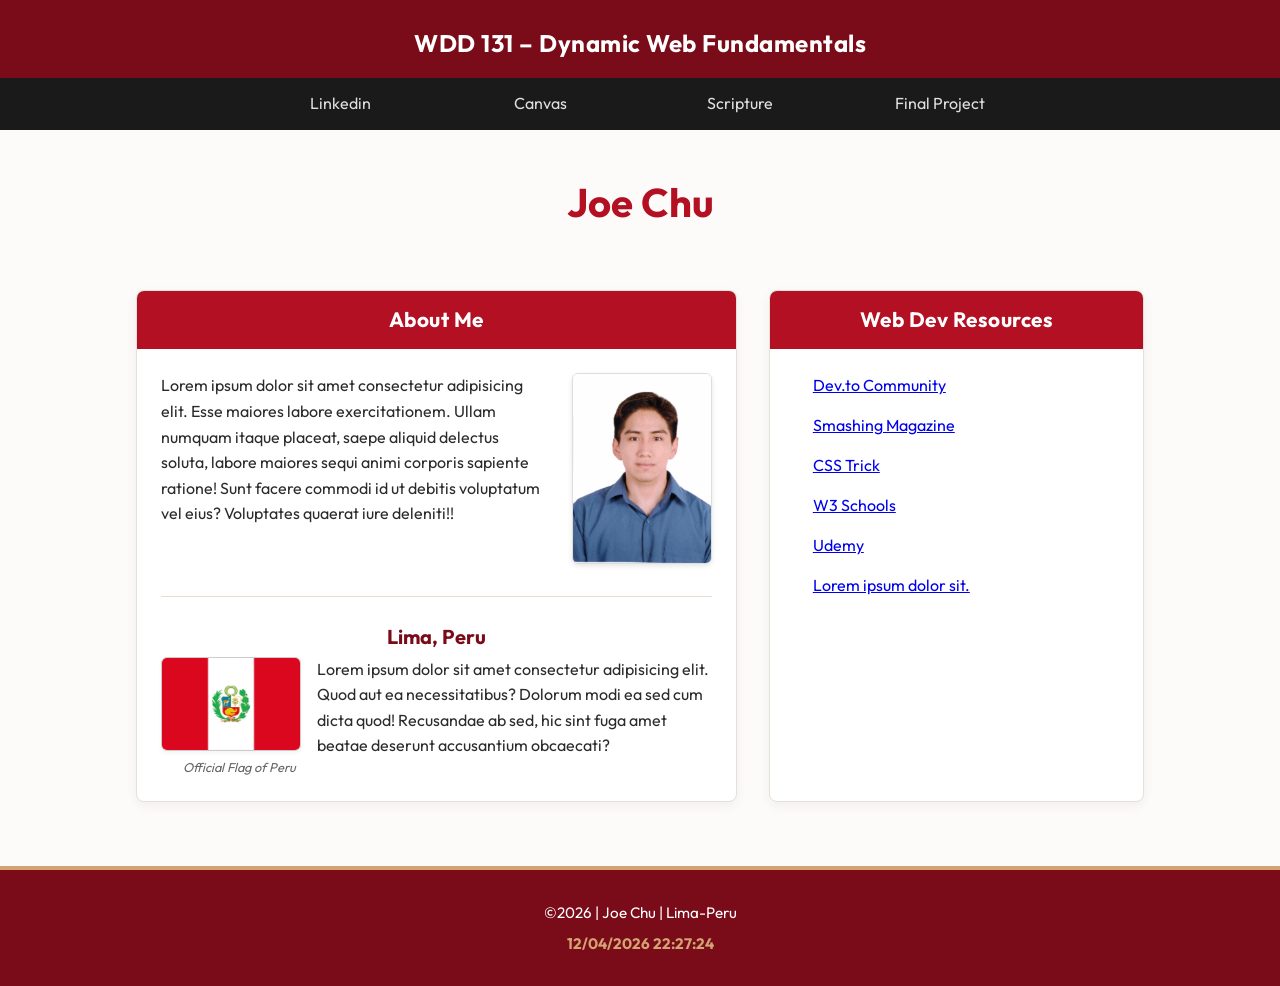
<file: index.html>
<!DOCTYPE html>
<html lang="en">
<head>
    <meta charset="UTF-8">
    <meta name="viewport" content="width=device-width, initial-scale=1.0">
    <title>WDD 131 – Dynamic Web Fundamentals – Joe Chu</title>
    <meta name="author" content="Joe Chu">
    <meta name="description" content="WDD 131 – Dynamic Web Fundamentals - Joe Chu. Home page featuring personal info, web development resources.">
    <link rel="preconnect" href="https://fonts.googleapis.com">
    <link rel="preconnect" href="https://fonts.gstatic.com" crossorigin>
    <link href="https://fonts.googleapis.com/css2?family=Outfit:wght@300;400;600&family=Outfit:wght@700&display=swap" rel="stylesheet">
    <link rel="stylesheet" href="styles/base.css">
    <script src="scripts/getdates.js" defer></script>
</head>
<body>
    <header>
        <span id="course-title">WDD 131 – Dynamic Web Fundamentals</span>
        <nav>
            <ul>
                <li>
                    <a href="https://linkedin.com/">Linkedin</a>
                </li>
                <li>
                    <a href="https://byupw.instructure.com/.">Canvas</a>
                </li>
                <li>
                    <a href="https://www.churchofjesuschrist.org/study/scriptures/bofm/alma/26?lang=eng&id=p27#p27">Scripture</a>
                </li>
                <li>
                    <a href="#">Final Project</a>
                </li>
            </ul>
        </nav>
    </header>
    <main>
        <h1>Joe Chu</h1>
        <div class="grid-container">
            <section class="card">
                <h2>About Me</h2>
                <div class="card-content-about">
                    <p>Lorem ipsum dolor sit amet consectetur adipisicing elit. Esse maiores labore exercitationem. Ullam numquam itaque placeat, saepe aliquid delectus soluta, labore maiores sequi animi corporis sapiente ratione! Sunt facere commodi id ut debitis voluptatum vel eius? Voluptates quaerat iure deleniti!!</p>
                    <img src="images/profile.jpg" alt="Profile_Picture">
                    <div class="location-section">
                        <h3>Lima, Peru</h3>
                        <div class="flag-container">
                            <img src="images/flag_of_peru.jpg" alt="Flag_of_Peru">
                            <p>Official Flag of Peru</p>
                        </div>
                        <p>Lorem ipsum dolor sit amet consectetur adipisicing elit. Quod aut ea necessitatibus? Dolorum modi ea sed cum dicta quod! Recusandae ab sed, hic sint fuga amet beatae deserunt accusantium obcaecati?</p>
                    </div>
                </div>
            </section>
            <section class="card">
                <h2>Web Dev Resources</h2>
                <ul class="resources-list">
                    <li>
                        <a href="#">Dev.to Community</a>
                    </li>
                    <li>
                        <a href="#">Smashing Magazine</a>
                    </li>
                    <li>
                        <a href="#">CSS Trick</a>
                    </li>
                    <li>
                        <a href="#">W3 Schools</a>
                    </li>
                    <li>
                        <a href="#">Udemy</a>
                    </li>
                    <li>
                        <a href="#">Lorem ipsum dolor sit.</a>
                    </li>
                </ul>
            </section>
        </div>
    </main>
    <footer>
        <p>©<span id="currentyear"></span> | Joe Chu | Lima-Peru</p>
        <p id="lastModified"> </p>
        <!-- Test26 -->
    </footer>
</body>
</html>
</file>
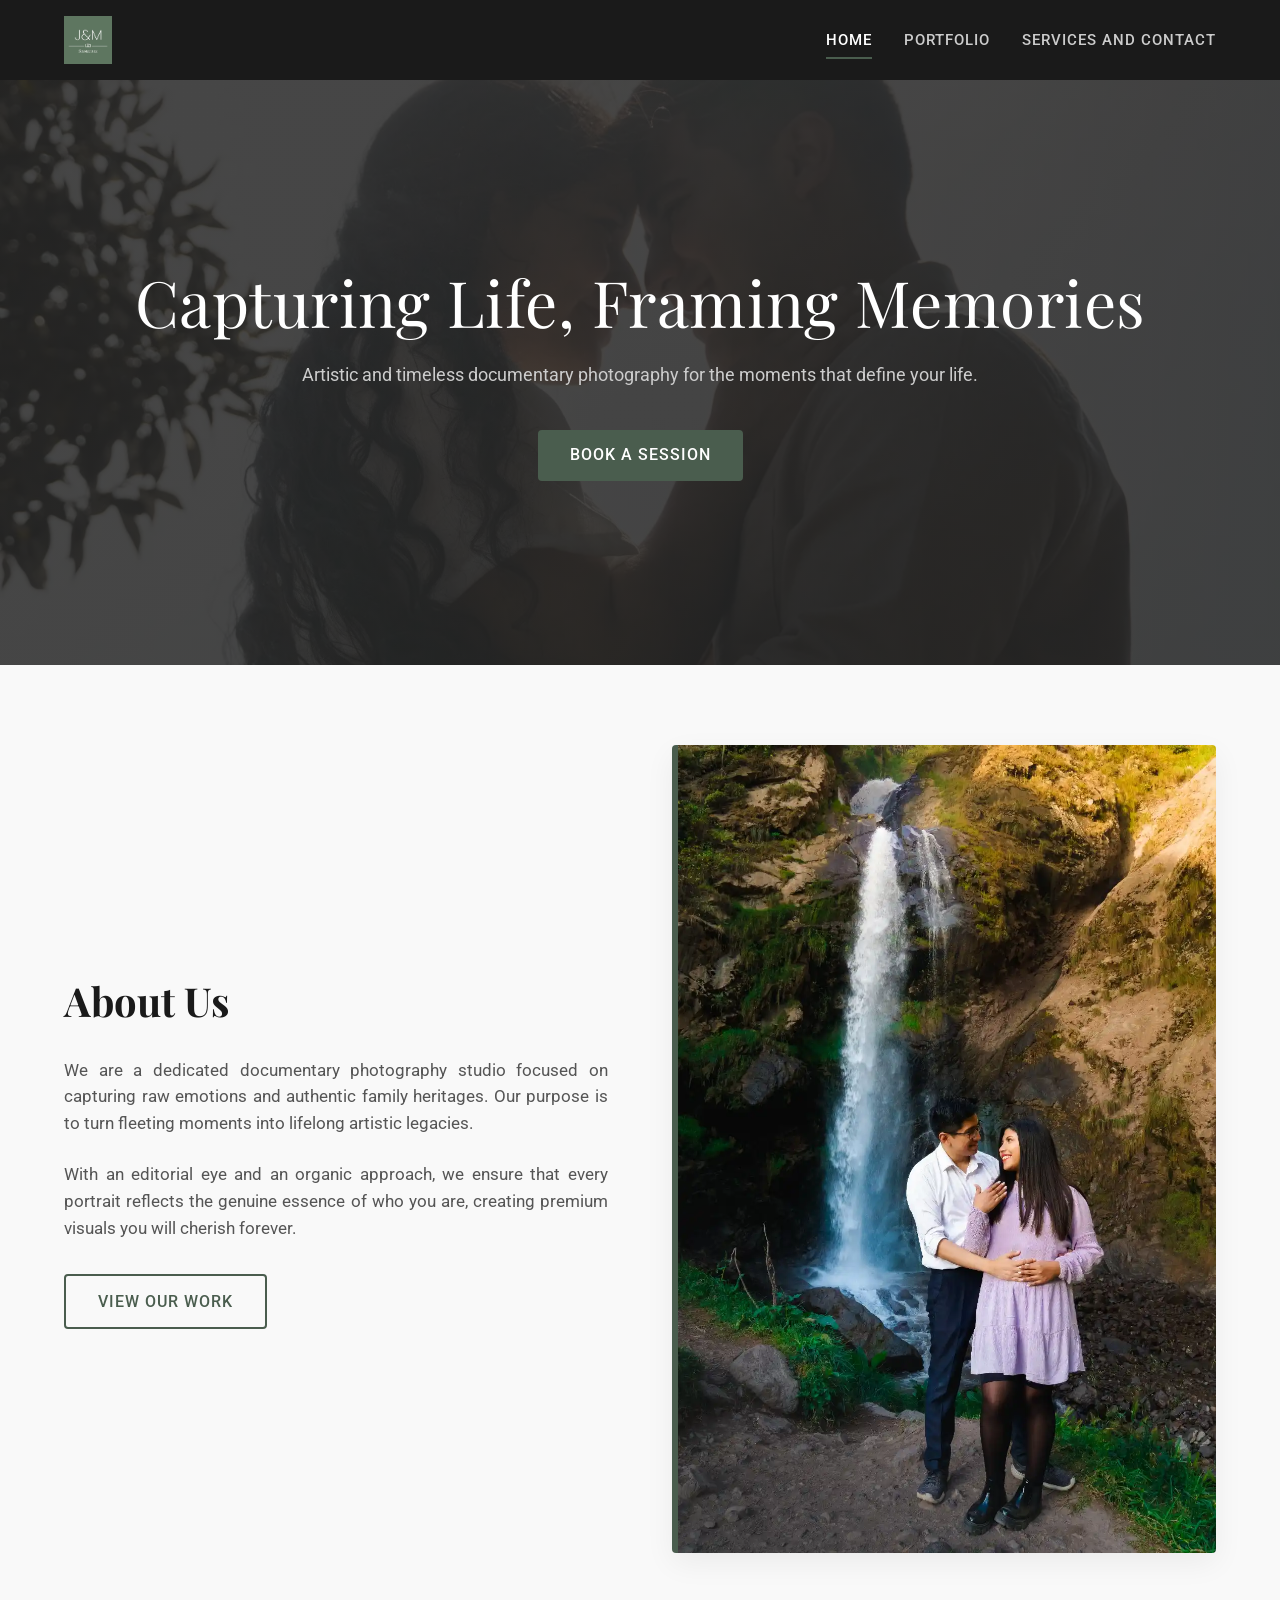
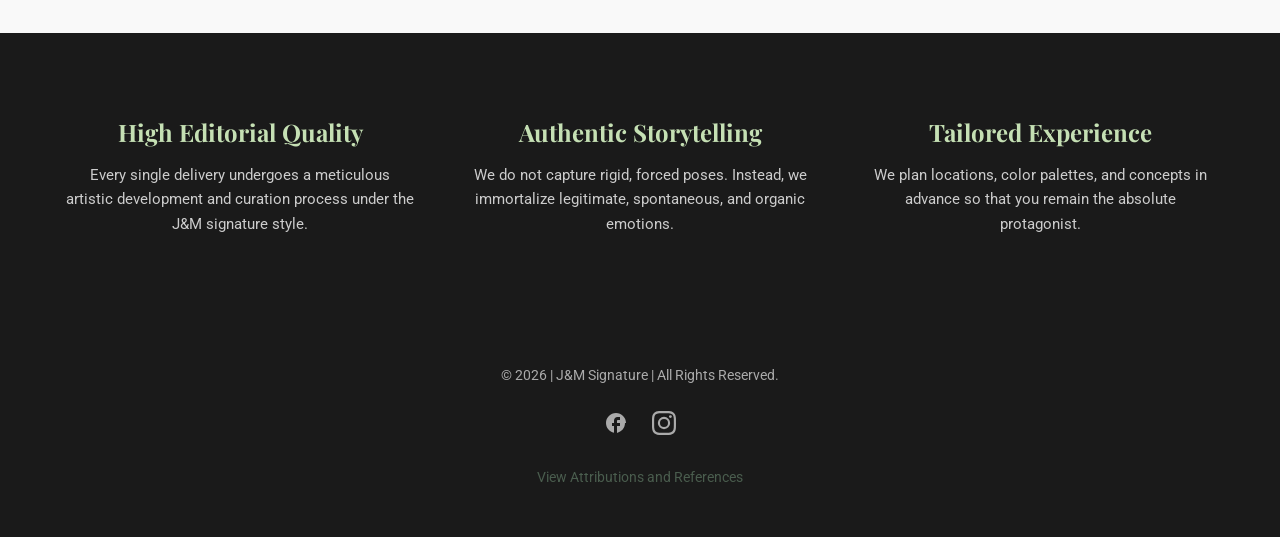
<file: project/index.html>
<!DOCTYPE html>
<html lang="en">
<head>
    <meta charset="UTF-8">
    <meta name="viewport" content="width=device-width, initial-scale=1.0">
    <title>Home | J&M Signature</title>
    <meta name="description" content="Welcome to J&M Signature, a premium documentary photography studio specialized in artfully capturing your most precious stories.">
    <meta name="author" content="Joe Chu">
    <link rel="preconnect" href="https://fonts.googleapis.com">
    <link rel="preconnect" href="https://fonts.gstatic.com" crossorigin>
    <link href="https://fonts.googleapis.com/css2?family=Playfair+Display:ital,wght@0,400..900;1,400..900&family=Roboto:ital,wght@0,100..900;1,100..900&display=swap" rel="stylesheet">
    <link rel="stylesheet" href="styles/proyect.css">
    <script src="scripts/proyect.js" defer></script>
</head>
<body>

    <header class="site-header">
        <div class="logo">
            <img src="images/jandm-logo.webp" alt="J&M Signature Logo" class="logo-img">
        </div>
        <button class="menu-burger" aria-label="Toggle Menu" aria-expanded="false">&#9776;</button>
        <nav class="nav-menu">
            <ul>
                <li><a href="index.html" class="active">Home</a></li>
                <li><a href="portfolio.html">Portfolio</a></li>
                <li><a href="contact.html">Services and Contact</a></li>
            </ul>
        </nav>
    </header>

    <main>
        <section class="hero-section">
            <div class="hero-content">
                <h1>Capturing Life, Framing Memories</h1>
                <p>Artistic and timeless documentary photography for the moments that define your life.</p>
                <a href="contact.html" class="cta-button">Book a Session</a>
            </div>
        </section>

        <section class="about-section">
            <div class="about-container">
                <div class="about-text">
                    <h2>About Us</h2>
                    <p>We are a dedicated documentary photography studio focused on capturing raw emotions and authentic family heritages. Our purpose is to turn fleeting moments into lifelong artistic legacies.</p>
                    <p>With an editorial eye and an organic approach, we ensure that every portrait reflects the genuine essence of who you are, creating premium visuals you will cherish forever.</p>
                    <div class="about-actions">
                        <a href="portfolio.html" class="cta-button secondary-cta">View Our Work</a>
                    </div>
                </div>
                <div class="about-image">
                    <img src="images/creators-image.webp" alt="J&M Signature team portrait work" loading="lazy">
                </div>
            </div>
        </section>

        <section class="features-section">
            <div class="feature-item">
                <h3>High Editorial Quality</h3>
                <p>Every single delivery undergoes a meticulous artistic development and curation process under the J&M signature style.</p>
            </div>
            <div class="feature-item">
                <h3>Authentic Storytelling</h3>
                <p>We do not capture rigid, forced poses. Instead, we immortalize legitimate, spontaneous, and organic emotions.</p>
            </div>
            <div class="feature-item">
                <h3>Tailored Experience</h3>
                <p>We plan locations, color palettes, and concepts in advance so that you remain the absolute protagonist.</p>
            </div>
        </section>
    </main>

    <footer class="site-footer">
        <p>&copy; <span id="current-year"></span> | J&M Signature | All Rights Reserved.</p>
        <div class="social-icons">
            <a href="https://facebook.com" target="_blank" rel="noopener" aria-label="Facebook Account">
                <svg viewBox="0 0 24 24" class="icon"><path d="M22 12c0-5.52-4.48-10-10-10S2 6.48 2 12c0 4.84 3.44 8.87 8 9.8V15H8v-3h2V9.5C10 7.57 11.57 6 13.5 6H16v3h-2c-.55 0-1 .45-1 1v2h3v3h-3v6.95c4.56-.93 8-4.96 8-9.85z"/></svg>
            </a>
            <a href="https://instagram.com" target="_blank" rel="noopener" aria-label="Instagram Account">
                <svg viewBox="0 0 24 24" class="icon"><path d="M12 2.163c3.204 0 3.584.012 4.85.07 3.252.148 4.771 1.691 4.919 4.919.058 1.265.069 1.645.069 4.849 0 3.205-.012 3.584-.069 4.849-.149 3.225-1.664 4.771-4.919 4.919-1.266.058-1.644.07-4.85.07-3.204 0-3.584-.012-4.849-.07-3.26-.149-4.771-1.699-4.919-4.92-.058-1.265-.07-1.644-.07-4.849 0-3.204.013-3.583.07-4.849.149-3.227 1.664-4.771 4.919-4.919 1.266-.057 1.645-.069 4.849-.069zM12 0C8.741 0 8.333.014 7.053.072 2.695.272.273 2.69.073 7.051.014 8.333 0 8.741 0 12c0 3.259.014 3.668.072 4.948.2 4.358 2.618 6.78 6.98 6.98 1.281.058 1.689.072 4.948.072 3.259 0 3.668-.014 4.948-.072 4.354-.2 6.782-2.618 6.979-6.98.059-1.28.073-1.689.073-4.948 0-3.259-.014-3.667-.072-4.947-.196-4.354-2.617-6.78-6.979-6.98C15.668.014 15.259 0 12 0zm0 5.838a6.162 6.162 0 100 12.324 6.162 6.162 0 000-12.324zM12 16a4 4 0 110-8 4 4 0 010 8zm6.406-11.845a1.44 1.44 0 100 2.881 1.44 1.44 0 000-2.881z"/></svg>
            </a>
        </div>
        <p><a href="references.html" class="ref-link">View Attributions and References</a></p>
    </footer>

</body>
</html>
</file>
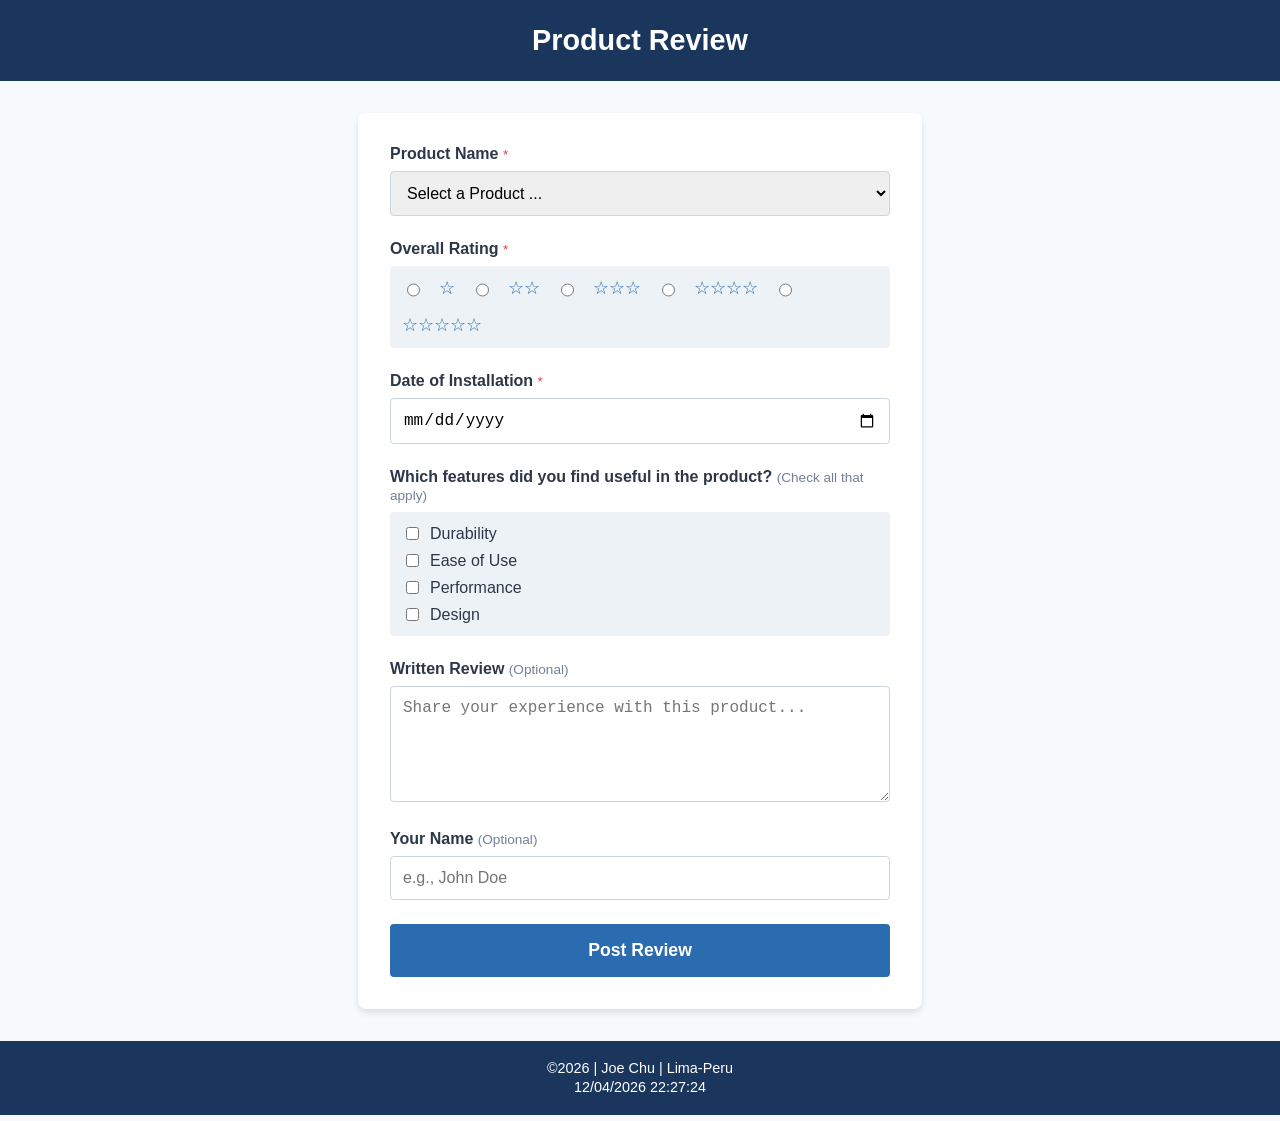
<file: form.html>
<!DOCTYPE html>
<html lang="en">
<head>
    <meta charset="UTF-8">
    <meta name="viewport" content="width=device-width, initial-scale=1.0">
    <meta name="description" content="Submit your product review and share your feedback with us. Help us maintain high quality standards by suggesting improvements for our products.">
    <meta name="author" content="Joe Chu">
    <title>Product Review</title>
    <link rel="stylesheet" href="styles/form.css">
    <script src="scripts/form.js" defer></script>
</head>
<body>

    <header>
        <h1>Product Review</h1>
    </header>

    <main>
        <form action="review.html" method="get" class="review-form">
            
            <div class="form-group">
                <label for="productName">Product Name <span class="required">*</span></label>
                <select id="productName" name="productName" required>
                    <option value="" disabled selected>Select a Product ...</option>
                </select>
            </div>

            <div class="form-group">
                <label>Overall Rating <span class="required">*</span></label>
                <div class="rating-group">
                    <input type="radio" id="rating1" name="overallRating" value="1" required>
                    <label for="rating1" class="rating-label"><span class="stars">☆</span></label>

                    <input type="radio" id="rating2" name="overallRating" value="2" required>
                    <label for="rating2" class="rating-label"><span class="stars">☆☆</span></label>

                    <input type="radio" id="rating3" name="overallRating" value="3" required>
                    <label for="rating3" class="rating-label"><span class="stars">☆☆☆</span></label>

                    <input type="radio" id="rating4" name="overallRating" value="4" required>
                    <label for="rating4" class="rating-label"><span class="stars">☆☆☆☆</span></label>

                    <input type="radio" id="rating5" name="overallRating" value="5" required>
                    <label for="rating5" class="rating-label"><span class="stars">☆☆☆☆☆</span></label>
                </div>
            </div>

            <div class="form-group">
                <label for="installationDate">Date of Installation <span class="required">*</span></label>
                <input type="date" id="installationDate" name="installationDate" required>
            </div>

            <div class="form-group">
                <label>Which features did you find useful in the product? <span>(Check all that apply)</span></label>
                <div class="checkbox-group">
                    <div class="checkbox-item">
                        <input type="checkbox" id="featDurability" name="features" value="durability">
                        <label for="featDurability">Durability</label>
                    </div>
                    <div class="checkbox-item">
                        <input type="checkbox" id="featEase" name="features" value="ease_of_use">
                        <label for="featEase">Ease of Use</label>
                    </div>
                    <div class="checkbox-item">
                        <input type="checkbox" id="featPerformance" name="features" value="performance">
                        <label for="featPerformance">Performance</label>
                    </div>
                    <div class="checkbox-item">
                        <input type="checkbox" id="featDesign" name="features" value="design">
                        <label for="featDesign">Design</label>
                    </div>
                </div>
            </div>

            <div class="form-group">
                <label for="writtenReview">Written Review <span>(Optional)</span></label>
                <textarea id="writtenReview" name="writtenReview" rows="5" placeholder="Share your experience with this product..."></textarea>
            </div>

            <div class="form-group">
                <label for="userName">Your Name <span>(Optional)</span></label>
                <input type="text" id="userName" name="userName" placeholder="e.g., John Doe">
            </div>

            <button type="submit" class="submit-btn">Post Review</button>

        </form>
    </main>

    <footer>
        <p>&copy;<span id="currentyear"></span> | Joe Chu | Lima-Peru</p>
        <p id="lastModified"> </p>
    </footer>

</body>
</html>
</file>
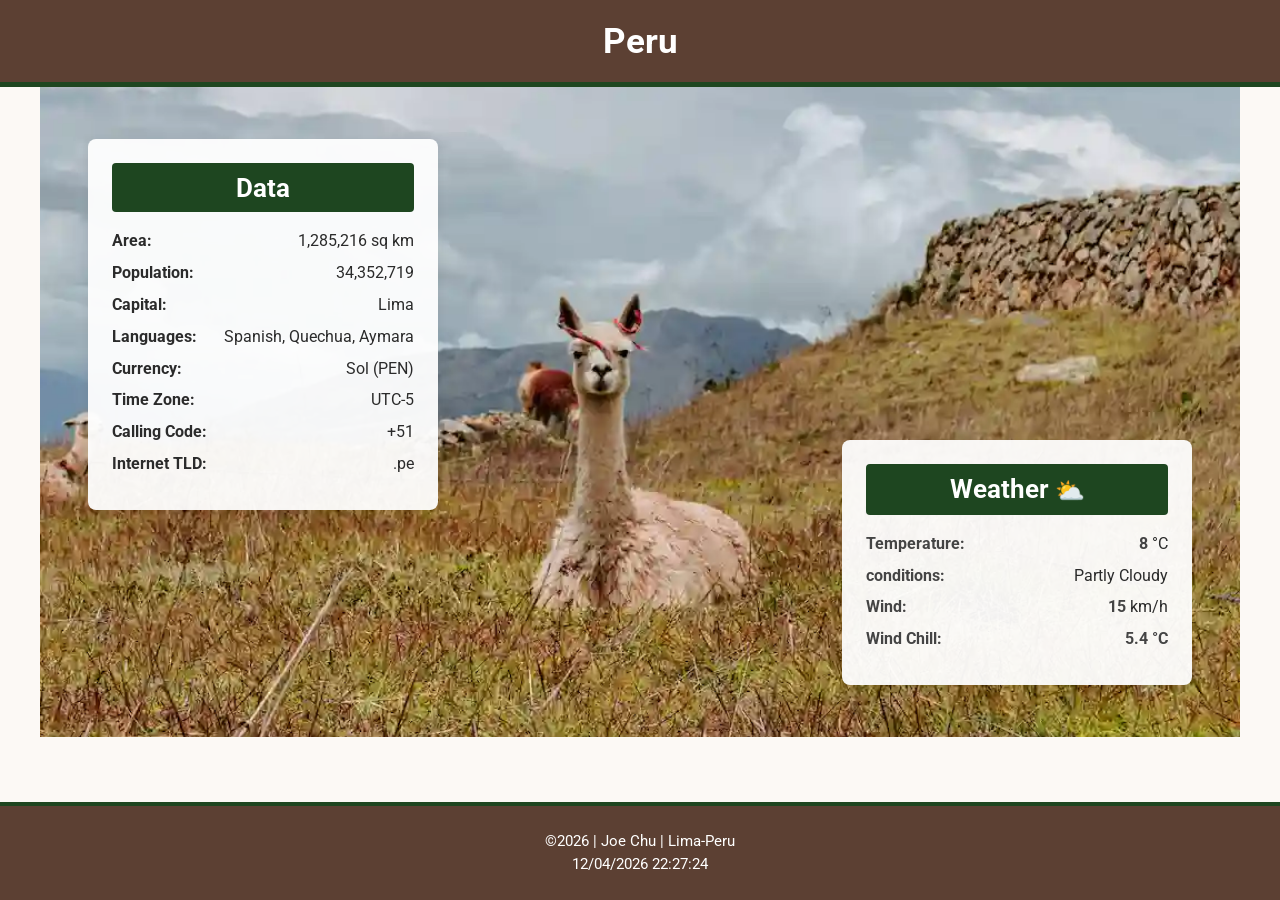
<file: place.html>
<!DOCTYPE html>
<html lang="en">
<head>
    <meta charset="UTF-8">
    <meta name="viewport" content="width=device-width, initial-scale=1.0">
    <title>Country Page - Peru</title>
    <meta name="author" content="Joe Chu">
    <meta name="description" content="WDD131 Assignment - Country Web Page featuring Peru data and weather conditions.">
    <link rel="preconnect" href="https://fonts.googleapis.com">
    <link rel="preconnect" href="https://fonts.gstatic.com" crossorigin>
    <link href="https://fonts.googleapis.com/css2?family=Roboto:wght@300;400;700&display=swap" rel="stylesheet">
    <link rel="stylesheet" href="styles/place_mobile.css">
    <link rel="stylesheet" href="styles/place_wide.css">
    <script src="scripts/place.js" defer></script>
</head>
<body>
    <header>
        <h1>Peru</h1>
    </header>

    <main>
        <div class="image_frame">
            <picture>
                <source srcset="images/alpaca_wide.webp" media="(min-width: 1000px)">
                <img src="images/alpaca_small.webp" alt="peruvian alpaca" width="300" height="400">
            </picture>
        </div>
        
        <section class="data_frame">
            <h2>Data</h2>
            <p><strong>Area:</strong>1,285,216 sq km</p>
            <p><strong>Population:</strong>34,352,719</p>
            <p><strong>Capital:</strong>Lima</p>
            <p><strong>Languages:</strong>Spanish, Quechua, Aymara</p>
            <p><strong>Currency:</strong>Sol (PEN)</p>
            <p><strong>Time Zone:</strong>UTC-5</p>
            <p><strong>Calling Code:</strong>+51</p>
            <p><strong>Internet TLD:</strong>.pe</p>
        </section>
        
        <section class="weather_frame">
            <h2 class="weather-title">Weather</h2>
            <img class="weather-svg" src="images/weather_icon.svg" alt="weather icon" width="50" height="50">
            <p>
                <span><strong>Temperature:</strong></span> 
                <span><span id="temp">8</span> °C</span>
            </p>
            <p>
                <span><strong>conditions:</strong></span> 
                <span>Partly Cloudy</span>
            </p>
            <p>
                <span><strong>Wind:</strong></span> 
                <span><span id="wind">15</span> km/h</span>
            </p>
            <p>
                <span><strong>Wind Chill:</strong> </span> 
                <span><span id="chill">N/A</span></span>
            </p>
        </section>
    </main>
    
    <footer>
        <p>©<span id="currentyear"></span> | Joe Chu | Lima-Peru</p>
        <p id="lastModified"></p>
    </footer>
</body>
</html>
</file>
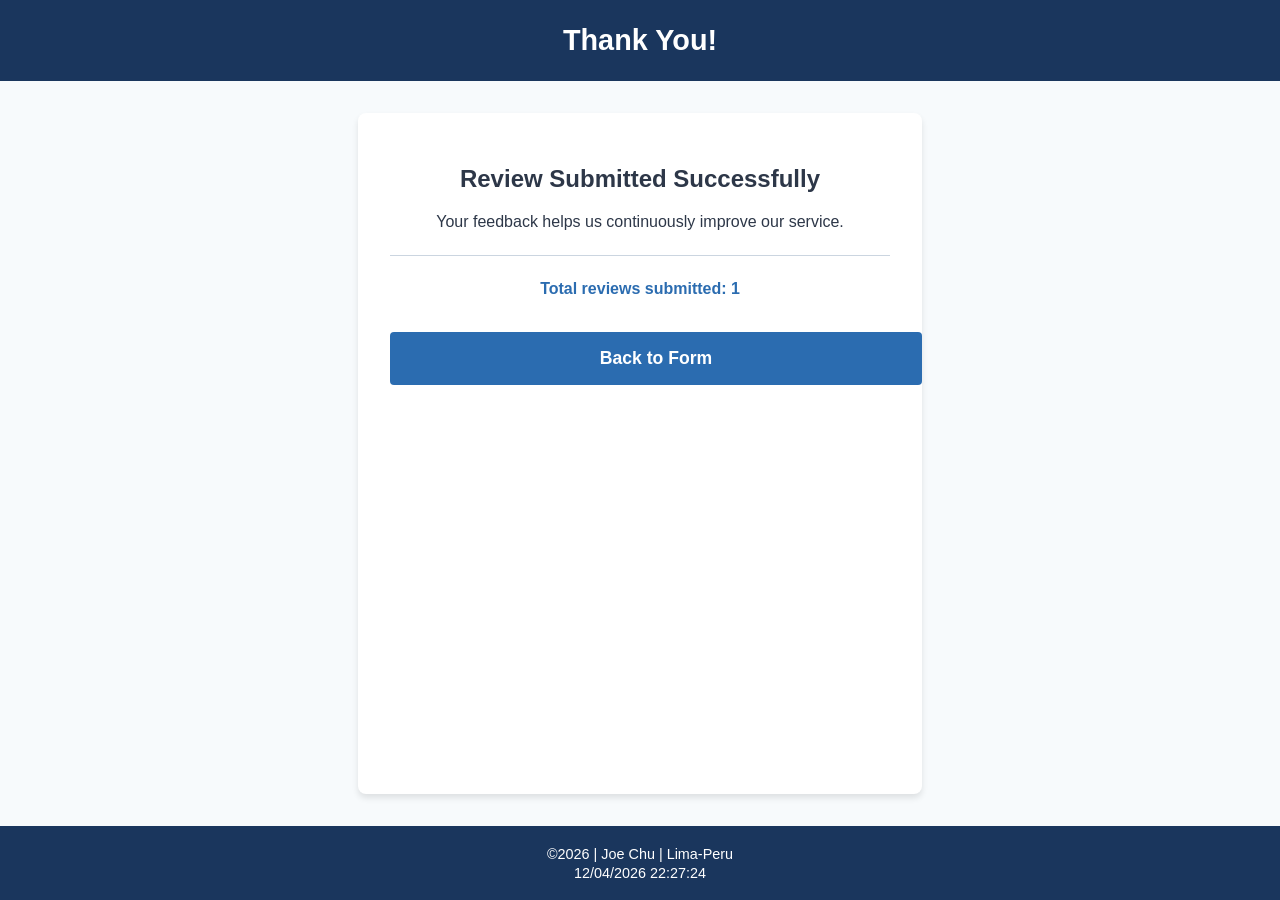
<file: review.html>
<!DOCTYPE html>
<html lang="en">
<head>
    <meta charset="UTF-8">
    <meta name="viewport" content="width=device-width, initial-scale=1.0">
    <meta name="description" content="Submit your product review and share your feedback with us. Help us maintain high quality standards by suggesting improvements for our products.">
    <meta name="author" content="Joe Chu">
    <title>Review Confirmed</title>
    <link rel="stylesheet" href="styles/form.css">
</head>
<body>

    <header>
        <h1>Thank You!</h1>
    </header>

    <main>
        <div class="review-form" style="text-align: center;">
            <h2>Review Submitted Successfully</h2>
            <p>Your feedback helps us continuously improve our service.</p>
            <hr style="border: 0; border-top: 1px solid var(--border-color); margin: 1.5rem 0;">
            <p id="counter-display" style="font-weight: bold; color: var(--secondary-color);"></p>
            <br>
            <a href="form.html" class="submit-btn" style="text-decoration: none; display: inline-block;">Back to Form</a>
        </div>
    </main>

    <footer>
        <p>&copy;<span id="currentyear"></span> | Joe Chu | Lima-Peru</p>
        <p id="lastModified"></p>
    </footer>

    <script>
        document.addEventListener("DOMContentLoaded", () => {
            let reviewCount = localStorage.getItem("reviewCount");
            reviewCount = reviewCount ? parseInt(reviewCount) : 0;

            reviewCount++;
            localStorage.setItem("reviewCount", reviewCount);

            const counterDisplay = document.getElementById("counter-display");
            if (counterDisplay) {
                counterDisplay.textContent = `Total reviews submitted: ${reviewCount}`;
            }

            const yearSpan = document.querySelector("#currentyear");
            const lastModifiedParagraph = document.getElementById("lastModified");
            const today = new Date();

            if (yearSpan && lastModifiedParagraph) {
                yearSpan.innerHTML = today.getFullYear();
                lastModifiedParagraph.innerHTML = document.lastModified;
            }
        });
    </script>
</body>
</html>
</file>
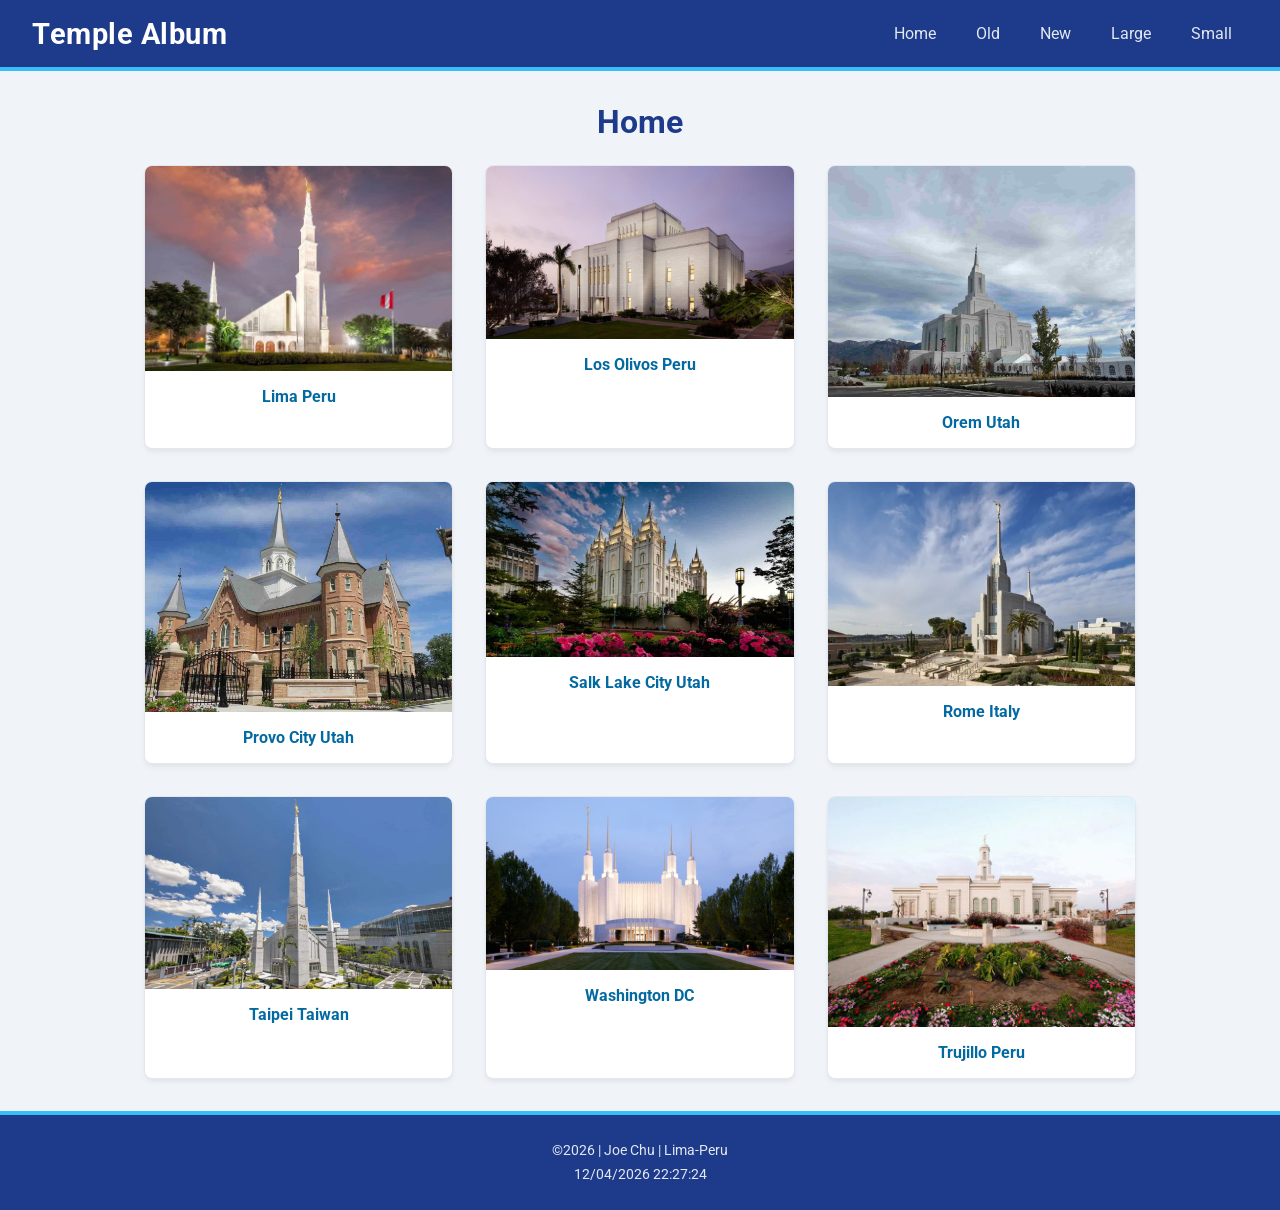
<file: temples.html>
<!DOCTYPE html>
<html lang="en">
<head>
    <meta charset="UTF-8">
    <meta name="viewport" content="width=device-width, initial-scale=1.0">
    <title>Temple Album</title>
    <meta name="description" content="An LDS temple catalog from around the world. Discover beautiful galleries and learn more about The Church of Jesus Christ of Latter-day Saints.">
    <meta name="author" content="Joe Chu">
    <link rel="preconnect" href="https://fonts.googleapis.com">
    <link rel="preconnect" href="https://fonts.gstatic.com" crossorigin>
    <link href="https://fonts.googleapis.com/css2?family=Roboto:wght@300;400;700&display=swap" rel="stylesheet">
    <link rel="stylesheet" href="styles/temples.css">
    <link rel="stylesheet" href="styles/temples-large.css">
    <script src="scripts/temples.js" defer></script>
</head>
<body>
    <header>
        <p>Temple Album</p>
        <button id="menuButton" aria-label="Toggle Menu">☰</button>
        <nav>
            <ul>
                <li><a href="#Home">Home</a></li>
                <li><a href="#Old">Old</a></li>
                <li><a href="#New">New</a></li>
                <li><a href="#Large">Large</a></li>
                <li><a href="#Small">Small</a></li>
            </ul>
        </nav>
    </header>
    <main>
        <h1>Home</h1>
        <div class="gallery">
            <figure>
                <img src="images/lima_peru.jpg" alt="lima peru temple">
                <figcaption>Lima Peru</figcaption>
            </figure>
            <figure>
                <img src="images/olivos_peru.jpg" alt="los olivos peru temple">
                <figcaption>Los Olivos Peru</figcaption>
            </figure>
            <figure>
                <img src="images/orem_utah.jpg" alt="orem utah temple">
                <figcaption>Orem Utah</figcaption>
            </figure>
            <figure>
                <img src="images/provocity_utah.jpg" alt="provo city temple">
                <figcaption>Provo City Utah</figcaption>
            </figure>
            <figure>
                <img src="images/saltlakecity_utah.jpg" alt="salt lake city temple">
                <figcaption>Salk Lake City Utah</figcaption>
            </figure>
            <figure>
                <img src="images/rome_italy.jpg" alt="rome italy temple">
                <figcaption>Rome Italy</figcaption>
            </figure>
            <figure>
                <img src="images/taipei_taiwan.jpg" alt="taipei taiwan temple">
                <figcaption>Taipei Taiwan</figcaption>
            </figure>
            <figure>
                <img src="images/washington_temple.jpg" alt="washington dc temple">
                <figcaption>Washington DC</figcaption>
            </figure>
            <figure>
                <img src="images/trujillo_peru.jpg" alt="trujillo peru temple">
                <figcaption>Trujillo Peru</figcaption>
            </figure>
        </div>
    </main>
    <footer>
        <p>©<span id="currentyear"></span> | Joe Chu | Lima-Peru</p>
        <p id="lastModified"> </p>
    </footer>
</body>
</html>
</file>
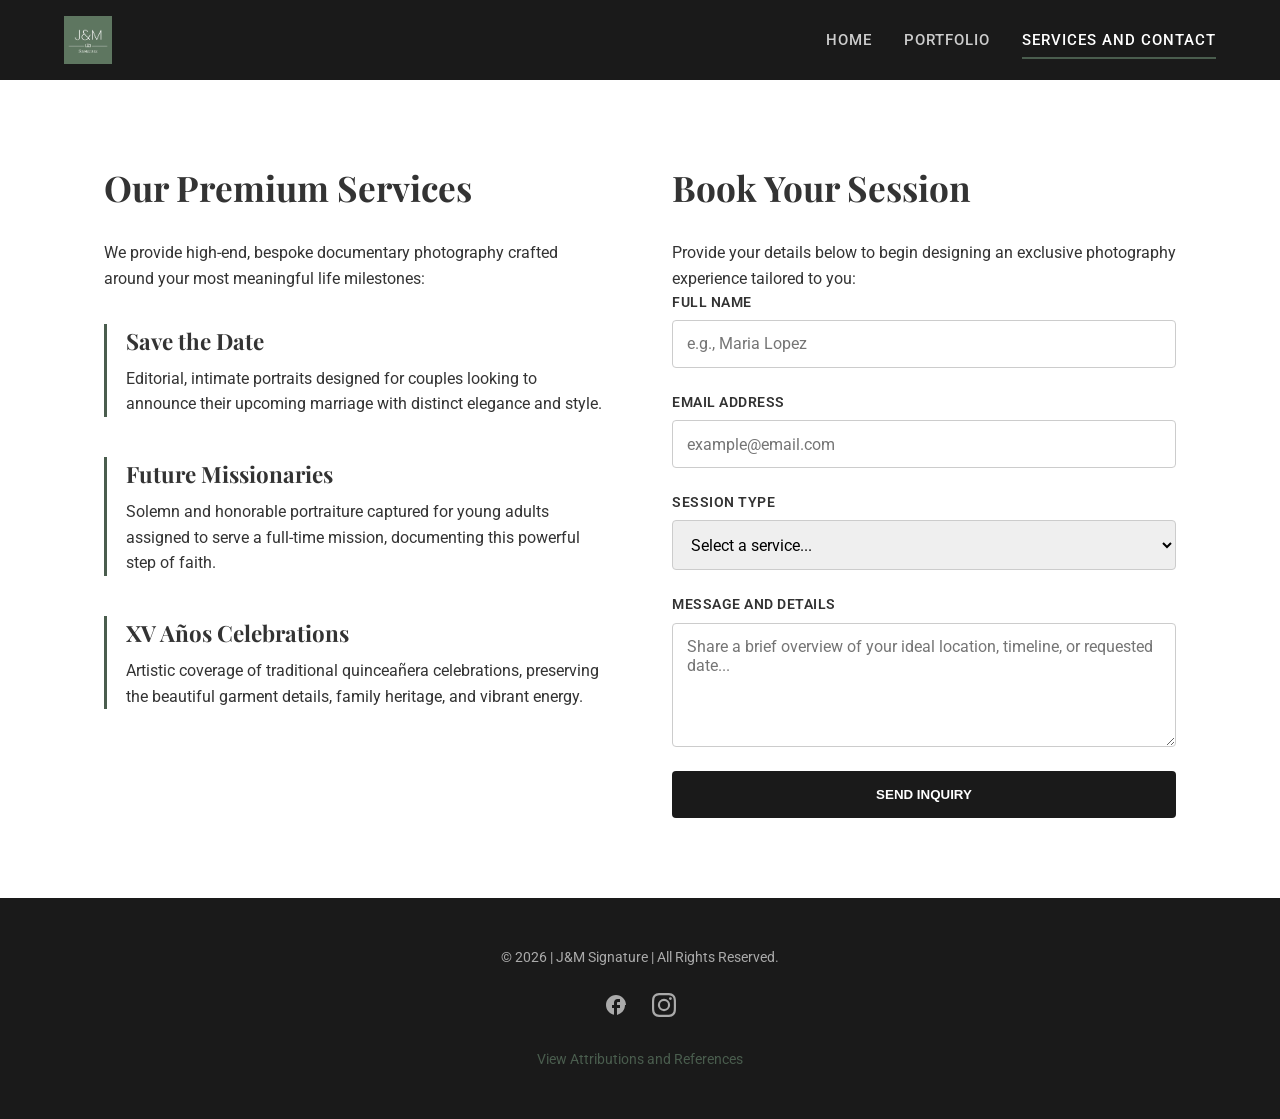
<file: project/contact.html>
<!DOCTYPE html>
<html lang="en">
<head>
    <meta charset="UTF-8">
    <meta name="viewport" content="width=device-width, initial-scale=1.0">
    <title>Services and Contact | J&M Signature</title>
    <meta name="description" content="Learn about our high-end documentary session options and request a personalized consultation with J&M Signature through our interactive form.">
    <meta name="author" content="Joe Chu">
    <link rel="preconnect" href="https://fonts.googleapis.com">
    <link rel="preconnect" href="https://fonts.gstatic.com" crossorigin>
    <link href="https://fonts.googleapis.com/css2?family=Playfair+Display:ital,wght@0,400..900;1,400..900&family=Roboto:ital,wght@0,100..900;1,100..900&display=swap" rel="stylesheet">
    <link rel="stylesheet" href="styles/proyect.css">
    <script src="scripts/proyect.js" defer></script>
</head>
<body>

    <header class="site-header">
        <div class="logo">
            <img src="images/jandm-logo.webp" alt="J&M Signature Logo" class="logo-img">
        </div>
        <button class="menu-burger" aria-label="Toggle Menu" aria-expanded="false">&#9776;</button>
        <nav class="nav-menu">
            <ul>
                <li><a href="index.html">Home</a></li>
                <li><a href="portfolio.html">Portfolio</a></li>
                <li><a href="contact.html" class="active">Services and Contact</a></li>
            </ul>
        </nav>
    </header>

    <main>
        <div class="services-contact-split">
            
            <section class="services-box">
                <h2>Our Premium Services</h2>
                <p>We provide high-end, bespoke documentary photography crafted around your most meaningful life milestones:</p>
                
                <ul class="services-list">
                    <li>
                        <h3>Save the Date</h3>
                        <p>Editorial, intimate portraits designed for couples looking to announce their upcoming marriage with distinct elegance and style.</p>
                    </li>
                    <li>
                        <h3>Future Missionaries</h3>
                        <p>Solemn and honorable portraiture captured for young adults assigned to serve a full-time mission, documenting this powerful step of faith.</p>
                    </li>
                    <li>
                        <h3>XV Años Celebrations</h3>
                        <p>Artistic coverage of traditional quinceañera celebrations, preserving the beautiful garment details, family heritage, and vibrant energy.</p>
                    </li>
                </ul>
            </section>

            <section class="contact-box">
                <h2>Book Your Session</h2>
                <p>Provide your details below to begin designing an exclusive photography experience tailored to you:</p>
                
                <form id="inquiry-form">
                    <div class="form-group">
                        <label for="full-name">Full Name</label>
                        <input type="text" id="full-name" name="name" required placeholder="e.g., Maria Lopez">
                    </div>
                    
                    <div class="form-group">
                        <label for="email">Email Address</label>
                        <input type="email" id="email" name="user-email" required placeholder="example@email.com">
                    </div>
                    
                    <div class="form-group">
                        <label for="session-type">Session Type</label>
                        <select id="session-type" name="session" required>
                            <option value="" disabled selected>Select a service...</option>
                            <option value="save-the-date">Save the Date Sessions</option>
                            <option value="missionaries">Future Missionary Portraits</option>
                            <option value="quinceanera">XV Años Celebrations</option>
                        </select>
                    </div>
                    
                    <div class="form-group">
                        <label for="message">Message and Details</label>
                        <textarea id="message" name="details" rows="5" placeholder="Share a brief overview of your ideal location, timeline, or requested date..."></textarea>
                    </div>
                    
                    <button type="submit" class="submit-button">Send Inquiry</button>
                </form>
            </section>
        </div>
    </main>

    <footer class="site-footer">
        <p>&copy; <span id="current-year"></span> | J&M Signature | All Rights Reserved.</p>
        <div class="social-icons">
            <a href="https://facebook.com" target="_blank" rel="noopener" aria-label="Facebook Account">
                <svg viewBox="0 0 24 24" class="icon"><path d="M22 12c0-5.52-4.48-10-10-10S2 6.48 2 12c0 4.84 3.44 8.87 8 9.8V15H8v-3h2V9.5C10 7.57 11.57 6 13.5 6H16v3h-2c-.55 0-1 .45-1 1v2h3v3h-3v6.95c4.56-.93 8-4.96 8-9.85z"/></svg>
            </a>
            <a href="https://instagram.com" target="_blank" rel="noopener" aria-label="Instagram Account">
                <svg viewBox="0 0 24 24" class="icon"><path d="M12 2.163c3.204 0 3.584.012 4.85.07 3.252.148 4.771 1.691 4.919 4.919.058 1.265.069 1.645.069 4.849 0 3.205-.012 3.584-.069 4.849-.149 3.225-1.664 4.771-4.919 4.919-1.266.058-1.644.07-4.85.07-3.204 0-3.584-.012-4.849-.07-3.26-.149-4.771-1.699-4.919-4.92-.058-1.265-.07-1.644-.07-4.849 0-3.204.013-3.583.07-4.849.149-3.227 1.664-4.771 4.919-4.919 1.266-.057 1.645-.069 4.849-.069zM12 0C8.741 0 8.333.014 7.053.072 2.695.272.273 2.69.073 7.051.014 8.333 0 8.741 0 12c0 3.259.014 3.668.072 4.948.2 4.358 2.618 6.78 6.98 6.98 1.281.058 1.689.072 4.948.072 3.259 0 3.668-.014 4.948-.072 4.354-.2 6.782-2.618 6.979-6.98.059-1.28.073-1.689.073-4.948 0-3.259-.014-3.667-.072-4.947-.196-4.354-2.617-6.78-6.979-6.98C15.668.014 15.259 0 12 0zm0 5.838a6.162 6.162 0 100 12.324 6.162 6.162 0 000-12.324zM12 16a4 4 0 110-8 4 4 0 010 8zm6.406-11.845a1.44 1.44 0 100 2.881 1.44 1.44 0 000-2.881z"/></svg>
            </a>
        </div>
        <p><a href="references.html" class="ref-link">View Attributions and References</a></p>
    </footer>

</body>
</html>
</file>
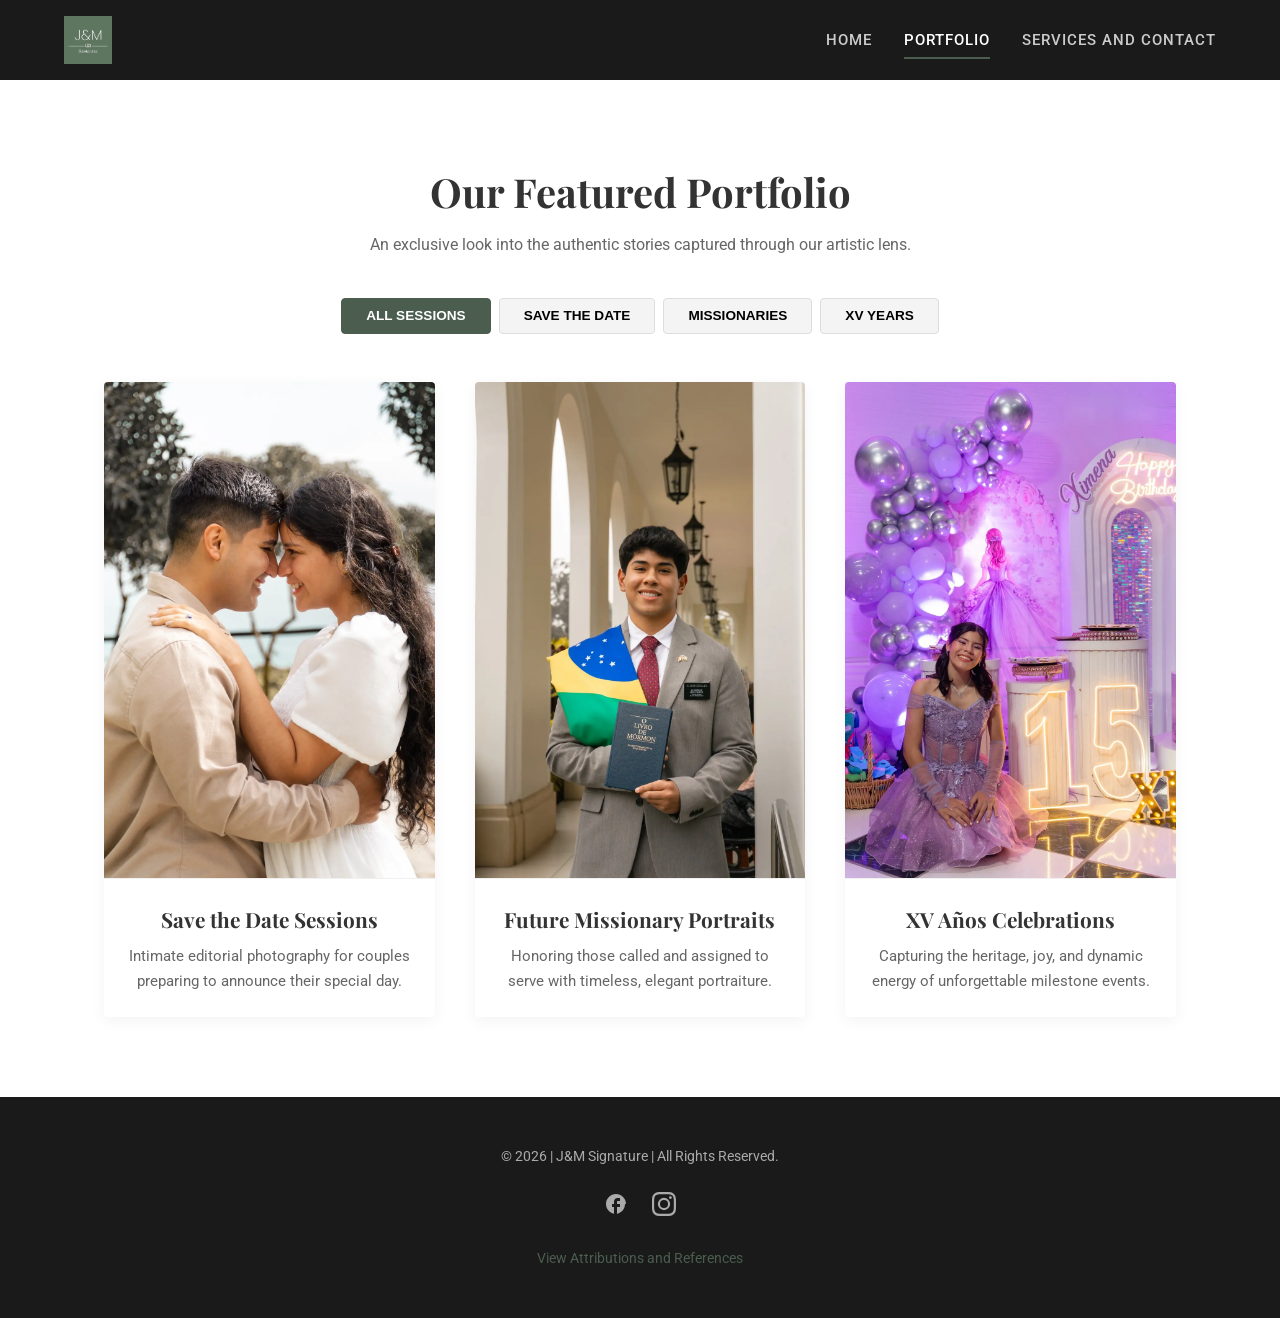
<file: project/portfolio.html>
<!DOCTYPE html>
<html lang="en">
<head>
    <meta charset="UTF-8">
    <meta name="viewport" content="width=device-width, initial-scale=1.0">
    <title>Portfolio | J&M Signature</title>
    <meta name="description" content="Explore the photographic galleries of J&M Signature. Premium inspiration across wedding sessions, missionary portraits, and high-end events.">
    <meta name="author" content="Joe Chu">
    <link rel="preconnect" href="https://fonts.googleapis.com">
    <link rel="preconnect" href="https://fonts.gstatic.com" crossorigin>
    <link href="https://fonts.googleapis.com/css2?family=Playfair+Display:ital,wght@0,400..900;1,400..900&family=Roboto:ital,wght@0,100..900;1,100..900&display=swap" rel="stylesheet">
    <link rel="stylesheet" href="styles/proyect.css">
    <script src="scripts/proyect.js" defer></script>
</head>
<body>

    <header class="site-header">
        <div class="logo">
            <img src="images/jandm-logo.webp" alt="J&M Signature Logo" class="logo-img">
        </div>
        <button class="menu-burger" aria-label="Toggle Menu" aria-expanded="false">&#9776;</button>
        <nav class="nav-menu">
            <ul>
                <li><a href="index.html">Home</a></li>
                <li><a href="portfolio.html" class="active">Portfolio</a></li>
                <li><a href="contact.html">Services and Contact</a></li>
            </ul>
        </nav>
    </header>

    <main>
        <section class="portfolio-section">
            <h2>Our Featured Portfolio</h2>
            <p class="portfolio-intro">An exclusive look into the authentic stories captured through our artistic lens.</p>

            <div class="portfolio-controls">
                <button class="filter-btn active" data-filter="all">All Sessions</button>
                <button class="filter-btn" data-filter="save-the-date">Save The Date</button>
                <button class="filter-btn" data-filter="missionaries">Missionaries</button>
                <button class="filter-btn" data-filter="xv-years">XV Years</button>
            </div>

            <div class="portfolio-grid">
                <article class="event-card" data-category="save-the-date">
                    <img src="images/save-the-day-example.webp" alt="Save the Date Session Couple Close-up" loading="lazy">
                    <div class="card-info">
                        <h3>Save the Date Sessions</h3>
                        <p>Intimate editorial photography for couples preparing to announce their special day.</p>
                    </div>
                </article>

                <article class="event-card" data-category="missionaries">
                    <img src="images/missionary-sesion-example.webp" alt="Future Missionary Portrait with Flag" loading="lazy">
                    <div class="card-info">
                        <h3>Future Missionary Portraits</h3>
                        <p>Honoring those called and assigned to serve with timeless, elegant portraiture.</p>
                    </div>
                </article>

                <article class="event-card" data-category="xv-years">
                    <img src="images/quinceaños-example.webp" alt="Quinceañera Celebration Event Portrait" loading="lazy">
                    <div class="card-info">
                        <h3>XV Años Celebrations</h3>
                        <p>Capturing the heritage, joy, and dynamic energy of unforgettable milestone events.</p>
                    </div>
                </article>
            </div>
        </section>
    </main>

    <footer class="site-footer">
        <p>&copy; <span id="current-year"></span> | J&M Signature | All Rights Reserved.</p>
        <div class="social-icons">
            <a href="https://facebook.com" target="_blank" rel="noopener" aria-label="Facebook Account">
                <svg viewBox="0 0 24 24" class="icon"><path d="M22 12c0-5.52-4.48-10-10-10S2 6.48 2 12c0 4.84 3.44 8.87 8 9.8V15H8v-3h2V9.5C10 7.57 11.57 6 13.5 6H16v3h-2c-.55 0-1 .45-1 1v2h3v3h-3v6.95c4.56-.93 8-4.96 8-9.85z"/></svg>
            </a>
            <a href="https://instagram.com" target="_blank" rel="noopener" aria-label="Instagram Account">
                <svg viewBox="0 0 24 24" class="icon"><path d="M12 2.163c3.204 0 3.584.012 4.85.07 3.252.148 4.771 1.691 4.919 4.919.058 1.265.069 1.645.069 4.849 0 3.205-.012 3.584-.069 4.849-.149 3.225-1.664 4.771-4.919 4.919-1.266.058-1.644.07-4.85.07-3.204 0-3.584-.012-4.849-.07-3.26-.149-4.771-1.699-4.919-4.92-.058-1.265-.07-1.644-.07-4.849 0-3.204.013-3.583.07-4.849.149-3.227 1.664-4.771 4.919-4.919 1.266-.057 1.645-.069 4.849-.069zM12 0C8.741 0 8.333.014 7.053.072 2.695.272.273 2.69.073 7.051.014 8.333 0 8.741 0 12c0 3.259.014 3.668.072 4.948.2 4.358 2.618 6.78 6.98 6.98 1.281.058 1.689.072 4.948.072 3.259 0 3.668-.014 4.948-.072 4.354-.2 6.782-2.618 6.979-6.98.059-1.28.073-1.689.073-4.948 0-3.259-.014-3.667-.072-4.947-.196-4.354-2.617-6.78-6.979-6.98C15.668.014 15.259 0 12 0zm0 5.838a6.162 6.162 0 100 12.324 6.162 6.162 0 000-12.324zM12 16a4 4 0 110-8 4 4 0 010 8zm6.406-11.845a1.44 1.44 0 100 2.881 1.44 1.44 0 000-2.881z"/></svg>
            </a>
        </div>
        <p><a href="references.html" class="ref-link">View Attributions and References</a></p>
    </footer>

</body>
</html>
</file>
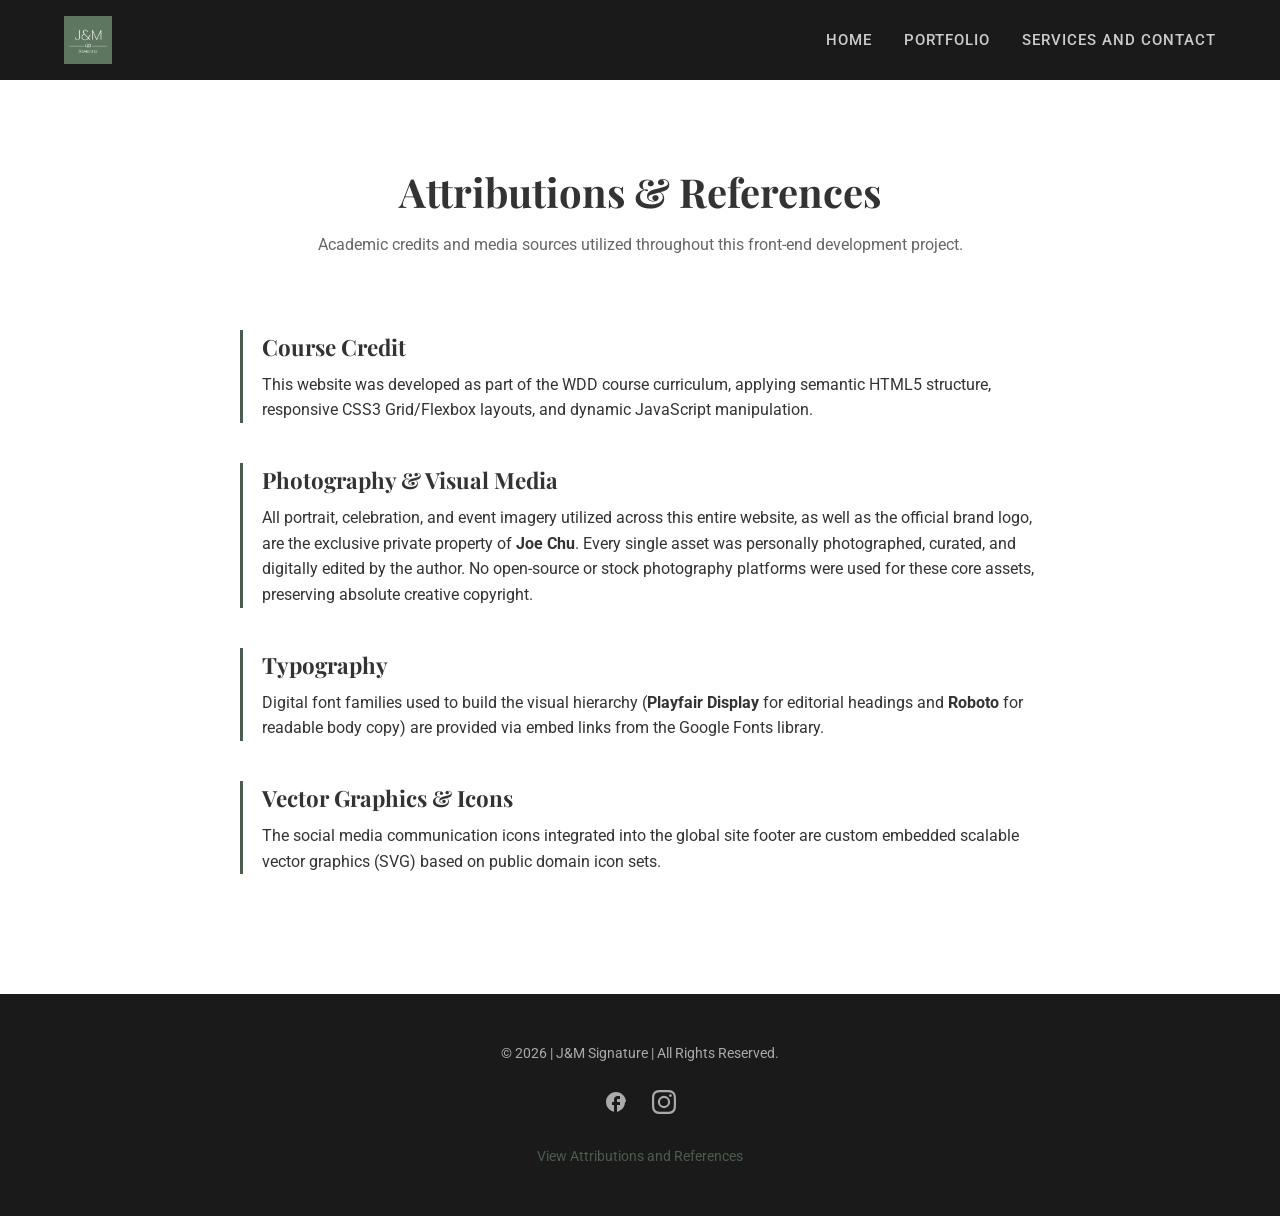
<file: project/references.html>
<!DOCTYPE html>
<html lang="en">
<head>
    <meta charset="UTF-8">
    <meta name="viewport" content="width=device-width, initial-scale=1.0">
    <title>Attributions & References | J&M Signature</title>
    <meta name="description" content="Academic credits, image sources, and design attributions for the J&M Signature project.">
    <meta name="author" content="Joe Chu">
    <link rel="preconnect" href="https://fonts.googleapis.com">
    <link rel="preconnect" href="https://fonts.gstatic.com" crossorigin>
    <link href="https://fonts.googleapis.com/css2?family=Playfair+Display:ital,wght@0,400..900;1,400..900&family=Roboto:ital,wght@0,100..900;1,100..900&display=swap" rel="stylesheet">
    <link rel="stylesheet" href="styles/proyect.css">
    <script src="scripts/proyect.js" defer></script>
</head>
<body>

    <header class="site-header">
        <div class="logo">
            <img src="images/jandm-logo.webp" alt="J&M Signature Logo" class="logo-img">
        </div>
        <button class="menu-burger" aria-label="Toggle Menu" aria-expanded="false">&#9776;</button>
        <nav class="nav-menu">
            <ul>
                <li><a href="index.html">Home</a></li>
                <li><a href="portfolio.html">Portfolio</a></li>
                <li><a href="contact.html">Services and Contact</a></li>
            </ul>
        </nav>
    </header>

    <main>
        <section class="portfolio-section">
            <h2>Attributions & References</h2>
            <p class="portfolio-intro">Academic credits and media sources utilized throughout this front-end development project.</p>

            <div class="references-split">
                <section class="references-box">
                    <ul class="services-list">
                        <li>
                            <h3>Course Credit</h3>
                            <p>This website was developed as part of the WDD course curriculum, applying semantic HTML5 structure, responsive CSS3 Grid/Flexbox layouts, and dynamic JavaScript manipulation.</p>
                        </li>
                        <li>
                            <h3>Photography & Visual Media</h3>
                            <p>All portrait, celebration, and event imagery utilized across this entire website, as well as the official brand logo, are the exclusive private property of <strong>Joe Chu</strong>. Every single asset was personally photographed, curated, and digitally edited by the author. No open-source or stock photography platforms were used for these core assets, preserving absolute creative copyright.</p>
                        </li>
                        <li>
                            <h3>Typography</h3>
                            <p>Digital font families used to build the visual hierarchy (<strong>Playfair Display</strong> for editorial headings and <strong>Roboto</strong> for readable body copy) are provided via embed links from the Google Fonts library.</p>
                        </li>
                        <li>
                            <h3>Vector Graphics & Icons</h3>
                            <p>The social media communication icons integrated into the global site footer are custom embedded scalable vector graphics (SVG) based on public domain icon sets.</p>
                        </li>
                    </ul>
                </section>
            </div>
        </section>
    </main>

    <footer class="site-footer">
        <p>&copy; <span id="current-year"></span> | J&M Signature | All Rights Reserved.</p>
        <div class="social-icons">
            <a href="https://facebook.com" target="_blank" rel="noopener" aria-label="Facebook Account">
                <svg viewBox="0 0 24 24" class="icon"><path d="M22 12c0-5.52-4.48-10-10-10S2 6.48 2 12c0 4.84 3.44 8.87 8 9.8V15H8v-3h2V9.5C10 7.57 11.57 6 13.5 6H16v3h-2c-.55 0-1 .45-1 1v2h3v3h-3v6.95c4.56-.93 8-4.96 8-9.85z"/></svg>
            </a>
            <a href="https://instagram.com" target="_blank" rel="noopener" aria-label="Instagram Account">
                <svg viewBox="0 0 24 24" class="icon"><path d="M12 2.163c3.204 0 3.584.012 4.85.07 3.252.148 4.771 1.691 4.919 4.919.058 1.265.069 1.645.069 4.849 0 3.205-.012 3.584-.069 4.849-.149 3.225-1.664 4.771-4.919 4.919-1.266.058-1.644.07-4.85.07-3.204 0-3.584-.012-4.849-.07-3.26-.149-4.771-1.699-4.919-4.92-.058-1.265-.07-1.644-.07-4.849 0-3.204.013-3.583.07-4.849.149-3.227 1.664-4.771 4.919-4.919 1.266-.057 1.645-.069 4.849-.069zM12 0C8.741 0 8.333.014 7.053.072 2.695.272.273 2.69.073 7.051.014 8.333 0 8.741 0 12c0 3.259.014 3.668.072 4.948.2 4.358 2.618 6.78 6.98 6.98 1.281.058 1.689.072 4.948.072 3.259 0 3.668-.014 4.948-.072 4.354-.2 6.782-2.618 6.979-6.98.059-1.28.073-1.689.073-4.948 0-3.259-.014-3.667-.072-4.947-.196-4.354-2.617-6.78-6.979-6.98C15.668.014 15.259 0 12 0zm0 5.838a6.162 6.162 0 100 12.324 6.162 6.162 0 000-12.324zM12 16a4 4 0 110-8 4 4 0 010 8zm6.406-11.845a1.44 1.44 0 100 2.881 1.44 1.44 0 000-2.881z"/></svg>
            </a>
        </div>
        <p><a href="references.html" class="ref-link">View Attributions and References</a></p>
    </footer>

</body>
</html>
</file>
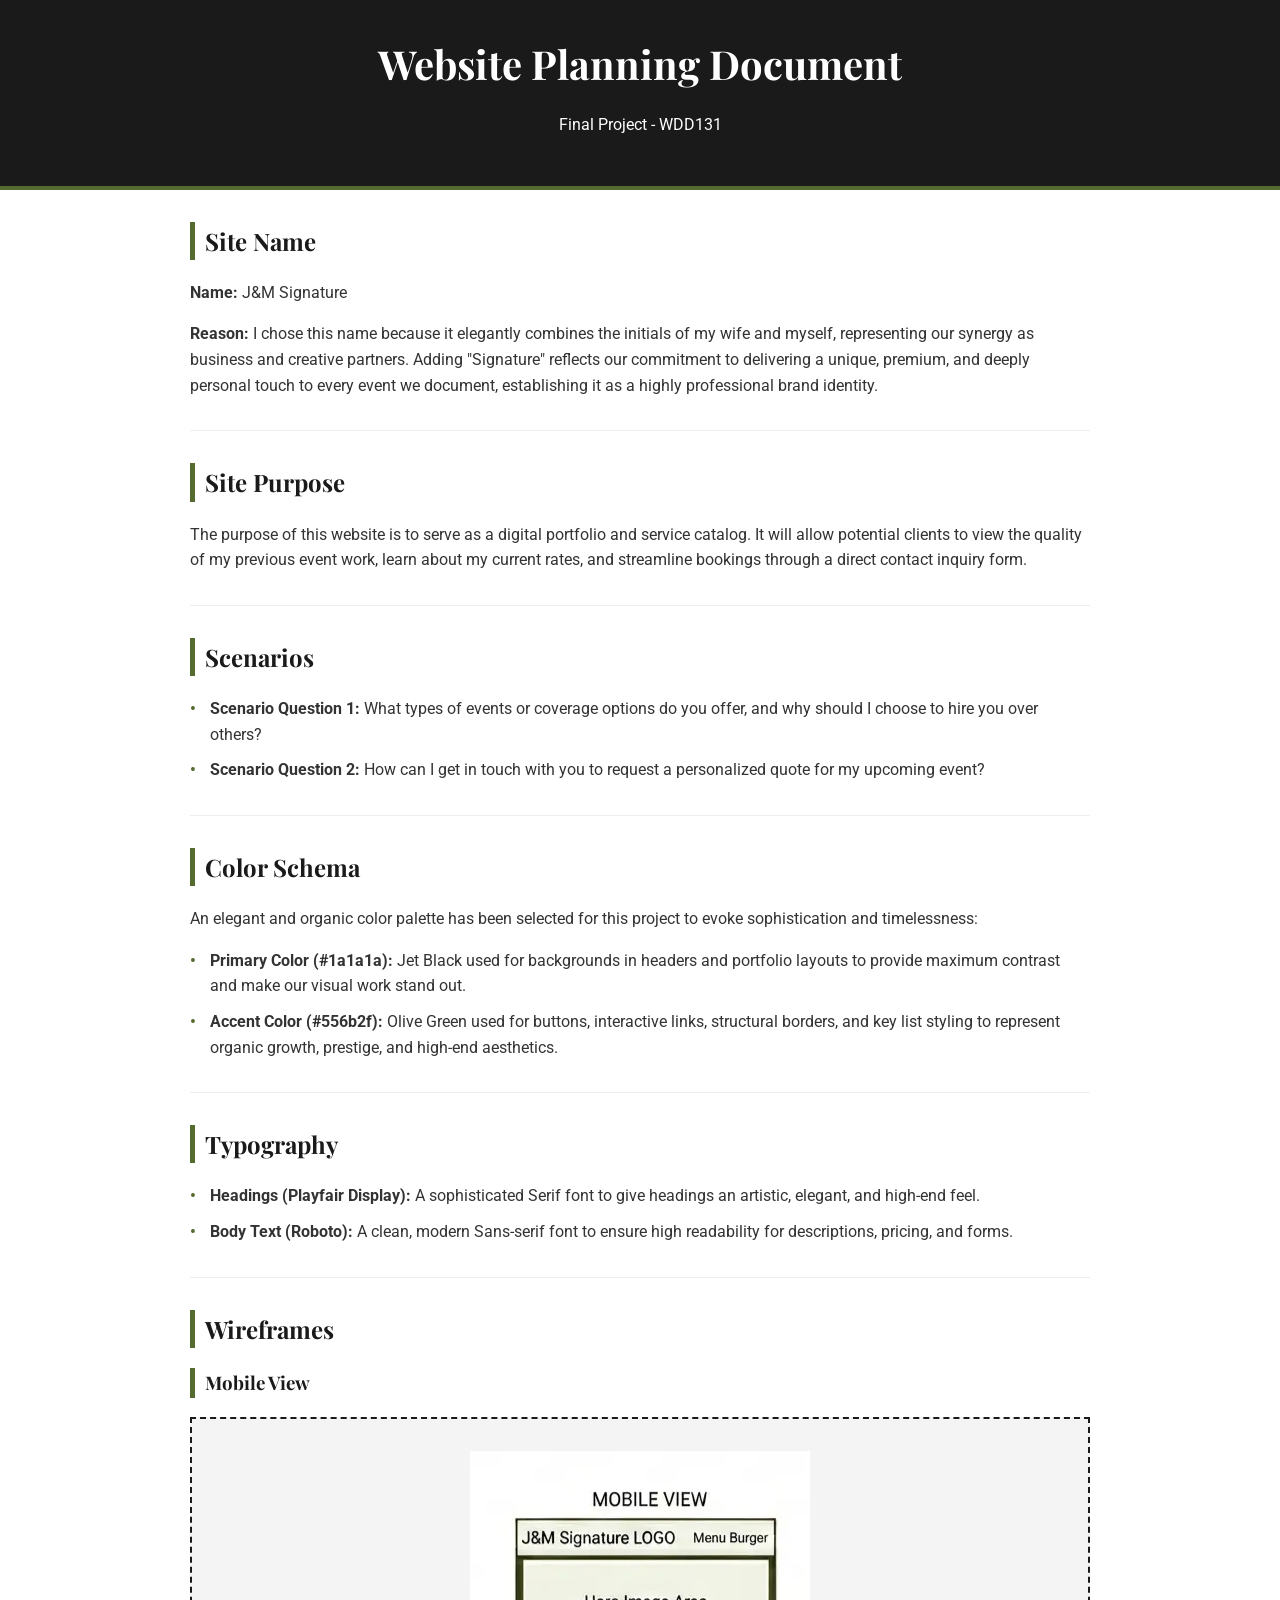
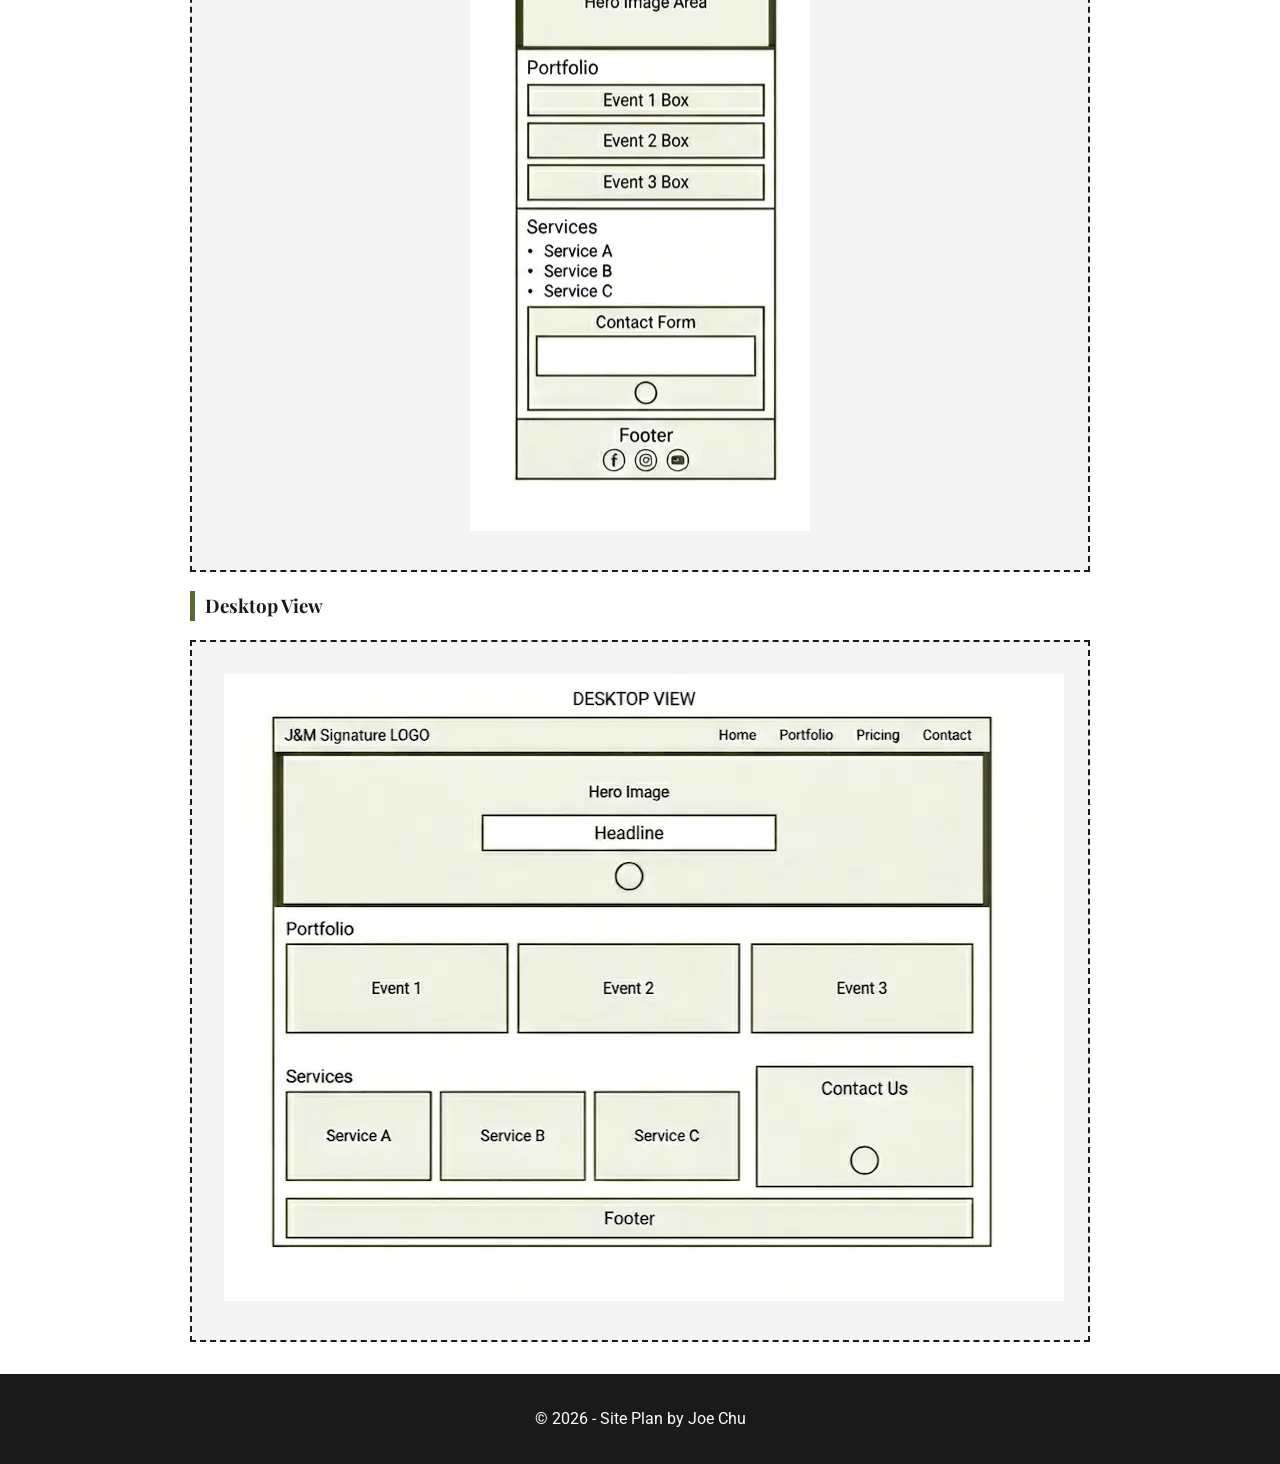
<file: project/siteplan.html>
<!DOCTYPE html>
<html lang="en">
<head>
    <meta charset="UTF-8">
    <meta name="viewport" content="width=device-width, initial-scale=1.0">
    <title>Website Planning Document - Photography & Video Portfolio</title>
    <meta name="description" content="Website Planning Document. This site plan outlines the purpose, scenarios, color schema, typography, and wireframes for the upcoming project.">
    <meta name="author" content="Joe Chu">
    <link rel="stylesheet" href="styles/siteplan.css">
    <link rel="preconnect" href="https://fonts.googleapis.com">
    <link rel="preconnect" href="https://fonts.gstatic.com" crossorigin>
    <link href="https://fonts.googleapis.com/css2?family=Playfair+Display:wght@700&family=Roboto:wght@300;400&display=swap" rel="stylesheet">
</head>
<body>
    <header>
        <h1>Website Planning Document</h1>
        <p>Final Project - WDD131</p>
    </header>

    <main>
        <section>
            <h2>Site Name</h2>
            <p><strong>Name:</strong> J&M Signature</p>
            <p><strong>Reason:</strong> I chose this name because it elegantly combines the initials of my wife and myself, representing our synergy as business and creative partners. Adding "Signature" reflects our commitment to delivering a unique, premium, and deeply personal touch to every event we document, establishing it as a highly professional brand identity.</p>
        </section>

        <hr>

        <section>
            <h2>Site Purpose</h2>
            <p>The purpose of this website is to serve as a digital portfolio and service catalog. It will allow potential clients to view the quality of my previous event work, learn about my current rates, and streamline bookings through a direct contact inquiry form.</p>
        </section>

        <hr>

        <section>
            <h2>Scenarios</h2>
            <ul>
                <li><strong>Scenario Question 1:</strong> What types of events or coverage options do you offer, and why should I choose to hire you over others?</li>
                <li><strong>Scenario Question 2:</strong> How can I get in touch with you to request a personalized quote for my upcoming event?</li>
            </ul>
        </section>

        <hr>

        <section>
            <h2>Color Schema</h2>
            <p>An elegant and organic color palette has been selected for this project to evoke sophistication and timelessness:</p>
            <ul>
                <li><strong>Primary Color (#1a1a1a):</strong> Jet Black used for backgrounds in headers and portfolio layouts to provide maximum contrast and make our visual work stand out.</li>
                <li><strong>Accent Color (#556b2f):</strong> Olive Green used for buttons, interactive links, structural borders, and key list styling to represent organic growth, prestige, and high-end aesthetics.</li>
            </ul>
        </section>

        <hr>

        <section>
            <h2>Typography</h2>
            <ul>
                <li><strong>Headings (Playfair Display):</strong> A sophisticated Serif font to give headings an artistic, elegant, and high-end feel.</li>
                <li><strong>Body Text (Roboto):</strong> A clean, modern Sans-serif font to ensure high readability for descriptions, pricing, and forms.</li>
            </ul>
        </section>

        <hr>

        <section>
            <h2>Wireframes</h2>
            <h3>Mobile View</h3>
            <div class="wireframe-placeholder">
                <img src="images/wireframe-mobile.webp" alt="mobile-wireframe">
            </div>

            <h3>Desktop View</h3>
            <div class="wireframe-placeholder desktop">
                <img src="images/wireframe-wide.webp" alt="wide-wireframe">
            </div>
        </section>
    </main>

    <footer>
        <p>© 2026 - Site Plan by Joe Chu</p>
    </footer>
</body>
</html>
</file>
<file: styles/base.css>
* {
    margin: 0;
    padding: 0;
    box-sizing: border-box;
}

:root {
    --peru-red: #b31024;
    --peru-dark-red: #7a0b18;
    --peru-gold: #d4a373; 
    --bg-light: #fcfbf9;  
    --card-bg: #ffffff;
    --text-color: #2b2b2b;
}

body {
    font-family: 'Outfit', sans-serif;
    background-color: var(--bg-light);
    color: var(--text-color);
    line-height: 1.6;
}

img {
    max-width: 100%;
    height: auto;
    display: block;
}

header {
    background-color: var(--peru-dark-red);
    color: #ffffff;
    padding: 1.5rem 0 0 0;
    text-align: center;
}

#course-title {
    display: block;
    font-size: 1.5rem;
    font-weight: bold;
    margin-bottom: 1rem;
    letter-spacing: 0.5px;
}

nav {
    background-color: #1a1a1a;
}

nav ul {
    list-style: none;
    display: flex;
    justify-content: center;
    width: 100%;
}

nav ul li {
    flex: 1;
    max-width: 200px;
}

nav ul li a {
    display: block;
    color: #e0e0e0;
    text-decoration: none;
    padding: 0.8rem 1rem;
    font-size: 1rem;
    text-align: center;
    transition: all 0.3s ease;
}

nav ul li a:hover {
    background-color: var(--peru-red);
    color: #ffffff;
}

main {
    max-width: 1040px;
    margin: 2.5rem auto;
    padding: 0 1rem;
}

main h1 {
    text-align: center;
    margin-bottom: 2rem;
    color: var(--peru-red);
    font-size: 2.5rem;
    display: inline-block;
    left: 50%;
    transform: translateX(-50%);
    position: relative;
    padding-bottom: 0.5rem;
}

.grid-container {
    display: grid;
    grid-template-columns: 1fr;
    gap: 2rem;
    margin-top: 1rem;
}

@media (min-width: 768px) {
    .grid-container {
        grid-template-columns: 1.6fr 1fr;
    }
}

.card {
    background-color: var(--card-bg);
    border: 1px solid #e6e0d8;
    border-radius: 8px;
    overflow: hidden;
    box-shadow: 0 4px 12px rgba(0, 0, 0, 0.05);
}

.card h2 {
    background-color: var(--peru-red);
    color: #ffffff;
    padding: 0.8rem;
    text-align: center;
    font-size: 1.3rem;
    letter-spacing: 0.5px;
}

.card-content-about {
    padding: 1.5rem;
    display: grid;
    grid-template-columns: 1fr 140px;
    gap: 1.5rem;
    align-items: start;
}

.card-content-about img {
    width: 100%;
    max-width: 140px;
    border-radius: 6px;
    border: 1px solid #ddd;
    box-shadow: 0 2px 5px rgba(0,0,0,0.1);
}

.location-section {
    grid-column: 1 / 3;
    border-top: 1px solid #ebdccb;
    margin-top: 0.5rem;
    padding-top: 1.5rem;
    display: grid;
    grid-template-columns: 140px 1fr;
    align-items: start;
}

.location-section p {
    padding-left: 1rem;
}

.location-section h3 {
    grid-column: 1 / 3;
    text-align: center;
    font-size: 1.25rem;
    color: var(--peru-dark-red);
    margin-bottom: 0.2rem;
}

.flag-container {
    text-align: center;
}

.flag-container img {
    width: 100%;
    max-width: 140px;
    border: 1px solid #ccc;
    box-shadow: 0 2px 4px rgba(0,0,0,0.05);
}

.flag-container p {
    font-size: 0.8rem;
    font-style: italic;
    color: #666;
    margin-top: 0.4rem;
}

.resources-list {
    list-style: none;
    padding: 1.5rem;
}

.resources-list li {
    margin-bottom: 0.9rem;
    padding-left: 1.2rem;
    position: relative;
}

footer {
    background-color: var(--peru-dark-red);
    color: #ffffff;
    text-align: center;
    padding: 1.5rem 1rem;
    margin-top: 4rem;
    font-size: 0.95rem;
    border-top: 4px solid var(--peru-gold);
}

footer p {
    margin: 0.4rem 0;
}

#lastModified {
    color: var(--peru-gold);
    font-weight: bold;
}
</file>
<file: project/styles/proyect.css>
:root {
    --primary-bg: #1a1a1a;       
    --light-bg: #f9f9f9;         
    --text-dark: #333333;        
    --text-light: #ffffff;       
    --accent-color: #4a5d4e;     
    --accent-hover: #3b4a3e;     
    --font-heading: 'Playfair Display', serif;
    --font-body: 'Roboto', sans-serif;
}

* {
    margin: 0;
    padding: 0;
    box-sizing: border-box;
}

body {
    font-family: var(--font-body);
    line-height: 1.6;
    color: var(--text-dark);
    background-color: #ffffff;
}

img {
    max-width: 100%;
    display: block;
    height: auto;
}

.site-header {
    background-color: var(--primary-bg);
    color: var(--text-light);
    display: flex;
    justify-content: space-between;
    align-items: center;
    padding: 1rem 5%;
    position: sticky;
    top: 0;
    z-index: 1000;
}

.logo {
    display: flex;
    align-items: center;
}

.logo-img {
    height: 48px; 
    width: auto;
    object-fit: contain;
}

.nav-menu ul {
    list-style: none;
    display: flex;
    gap: 2rem;
}

.nav-menu a {
    color: #cccccc;
    text-decoration: none;
    font-size: 0.95rem;
    font-weight: 500;
    text-transform: uppercase;
    letter-spacing: 1px;
    padding-bottom: 0.5rem;
    transition: color 0.3s ease;
}

.nav-menu a:hover,
.nav-menu a.active {
    color: var(--text-light);
    border-bottom: 2px solid var(--accent-color);
}

.menu-burger {
    display: none;
    background: none;
    border: none;
    color: var(--text-light);
    font-size: 1.8rem;
    cursor: pointer;
}

.hero-section {
    background: linear-gradient(rgba(38, 38, 38, 0.85), rgba(38, 38, 38, 0.85)), 
                url('../images/save-the-day-example2.webp');
    background-size: cover;
    background-position: center;
    background-repeat: no-repeat;
    min-height: 65vh; 
    display: flex;
    align-items: center;
    justify-content: center;
    text-align: center;
    padding: 3rem 2rem;
    color: var(--text-light);
}

.hero-content h1 {
    font-family: var(--font-heading);
    font-size: 3.8rem; 
    margin-bottom: 1.2rem;
    font-weight: 400;
    letter-spacing: 0.5px;
    line-height: 1.2;
}

.hero-content p {
    font-size: 1.15rem;
    margin-bottom: 2.5rem;
    color: #cccccc; 
    max-width: 800px;
    margin-left: auto;
    margin-right: auto;
}

.cta-button {
    display: inline-block;
    background-color: var(--accent-color);
    color: var(--text-light);
    padding: 0.8rem 2rem;
    text-decoration: none;
    font-weight: 500;
    text-transform: uppercase;
    letter-spacing: 1px;
    border-radius: 4px;
    transition: background-color 0.3s ease;
    border: none;
}

.cta-button:hover {
    background-color: var(--accent-hover);
}

.about-section {
    padding: 5rem 5%;
    background-color: var(--light-bg);
}

.about-container {
    display: grid;
    grid-template-columns: 1fr;
    gap: 4rem;
    align-items: center;
    max-width: 1200px;
    margin: 0 auto;
}

.about-text h2 {
    font-family: var(--font-heading);
    font-size: 2.5rem;
    color: var(--primary-bg);
    margin-bottom: 1.5rem;
}

.about-text p {
    font-size: 1.05rem;
    color: #555555;
    margin-bottom: 1.5rem;
    text-align: justify;
}

.about-actions {
    margin-top: 2rem;
}

.secondary-cta {
    background-color: transparent;
    border: 2px solid var(--accent-color);
    color: var(--accent-color);
}

.secondary-cta:hover {
    background-color: var(--accent-color);
    color: var(--text-light);
}

.about-image img {
    width: 100%;
    height: auto;
    object-fit: cover;
    border-radius: 4px;
    box-shadow: 0 10px 30px rgba(0, 0, 0, 0.06);
    border-left: 6px solid var(--accent-color); 
}

.features-section {
    background-color: var(--primary-bg);
    color: var(--text-light);
    padding: 5rem 5%;
    display: grid;
    grid-template-columns: 1fr;
    gap: 3rem;
    text-align: center;
}

.feature-item h3 {
    font-family: var(--font-heading);
    color: #c5e0b4; 
    margin-bottom: 0.75rem;
    font-size: 1.5rem;
}

.feature-item p {
    font-size: 0.95rem;
    color: #cccccc;
    max-width: 350px;
    margin: 0 auto;
}

.portfolio-section {
    padding: 5rem 5%;
    max-width: 1200px;
    margin: 0 auto;
    text-align: center;
}

.portfolio-section h2 {
    font-family: var(--font-heading);
    font-size: 2.5rem;
    margin-bottom: 0.5rem;
}

.portfolio-intro {
    margin-bottom: 2.5rem;
    color: #666666;
}

.portfolio-controls {
    margin-bottom: 3rem;
    display: flex;
    justify-content: center;
    flex-wrap: wrap;
    gap: 0.5rem;
}

.filter-btn {
    background-color: #f4f4f4;
    border: 1px solid #dddddd;
    padding: 0.6rem 1.5rem;
    font-size: 0.85rem;
    font-weight: 600;
    text-transform: uppercase;
    cursor: pointer;
    border-radius: 4px;
    transition: all 0.3s ease;
}

.filter-btn.active, 
.filter-btn:hover {
    background-color: var(--accent-color);
    color: var(--text-light);
    border-color: var(--accent-color);
}

.portfolio-grid {
    display: grid;
    grid-template-columns: repeat(auto-fit, minmax(290px, 1fr));
    gap: 2.5rem;
    align-items: start; 
}

.event-card {
    background-color: #ffffff;
    border-radius: 4px;
    overflow: hidden;
    box-shadow: 0 4px 15px rgba(0, 0, 0, 0.05);
    transition: transform 0.3s ease, box-shadow 0.3s ease;
}

.event-card:hover {
    transform: translateY(-5px);
    box-shadow: 0 12px 25px rgba(0, 0, 0, 0.1);
}

.event-card img {
    width: 100%;
    height: auto;             
    display: block;
    object-fit: contain;      
}

.card-info {
    padding: 1.5rem;
    border-top: 1px solid #f0f0f0;
}

.card-info h3 {
    font-family: var(--font-heading);
    font-size: 1.3rem;
    margin-bottom: 0.5rem;
}

.card-info p {
    font-size: 0.95rem;
    color: #666666;
}

.services-contact-split {
    display: grid;
    grid-template-columns: 1fr;
    gap: 4rem;
    padding: 5rem 5%;
    max-width: 1200px;
    margin: 0 auto;
}

.services-box h2, .contact-box h2 {
    font-family: var(--font-heading);
    font-size: 2.2rem;
    margin-bottom: 1.5rem;
}

.services-list {
    list-style: none;
    margin-top: 2rem;
}

.services-list li {
    margin-bottom: 2.5rem;
    padding-left: 1.2rem;
    border-left: 3px solid var(--accent-color);
}

.services-list h3 {
    font-family: var(--font-heading);
    font-size: 1.4rem;
    margin-bottom: 0.4rem;
}

#inquiry-form {
    display: flex;
    flex-direction: column;
    gap: 1.5rem;
}

.form-group {
    display: flex;
    flex-direction: column;
    gap: 0.4rem;
}

.form-group label {
    font-size: 0.85rem;
    font-weight: 600;
    text-transform: uppercase;
    letter-spacing: 0.5px;
}

.form-group input, 
.form-group select, 
.form-group textarea {
    padding: 0.85rem;
    border: 1px solid #cccccc;
    border-radius: 4px;
    font-family: var(--font-body);
    font-size: 1rem;
}

.form-group input:focus, 
.form-group select:focus, 
.form-group textarea:focus {
    outline: none;
    border-color: var(--accent-color);
    box-shadow: 0 0 5px rgba(74, 93, 78, 0.2);
}

.submit-button {
    background-color: var(--primary-bg);
    color: var(--text-light);
    padding: 1rem;
    border: none;
    border-radius: 4px;
    font-weight: 600;
    text-transform: uppercase;
    cursor: pointer;
    transition: background-color 0.3s ease;
}

.submit-button:hover {
    background-color: var(--accent-color);
}

.site-footer {
    background-color: var(--primary-bg);
    color: #aaaaaa;
    text-align: center;
    padding: 3rem 5%;
    font-size: 0.9rem;
}

.social-icons {
    display: flex;
    justify-content: center;
    gap: 1.5rem;
    margin: 1.5rem 0;
}

.social-icons a {
    color: #aaaaaa;
    transition: color 0.3s ease;
}

.social-icons a:hover {
    color: var(--text-light);
}

.icon {
    width: 24px;
    height: 24px;
    fill: currentColor;
}

.ref-link {
    color: var(--accent-color);
    text-decoration: none;
}

.ref-link:hover {
    text-decoration: underline;
}

@media (min-width: 768px) {
    .about-container {
        grid-template-columns: 1fr 1fr; 
    }

    .features-section {
        grid-template-columns: repeat(3, 1fr); 
    }
    
    .services-contact-split {
        grid-template-columns: 1fr 1fr; 
    }

    .hero-content h1 {
        font-size: 4rem;
    }
}

@media (max-width: 767px) {
    .menu-burger {
        display: block;
    }

    .nav-menu {
        display: none; 
        width: 100%;
        position: absolute;
        top: 100%;
        left: 0;
        background-color: var(--primary-bg);
        padding: 1rem 0;
    }

    .nav-menu ul {
        flex-direction: column;
        align-items: center;
        gap: 1.5rem;
    }

    .site-header {
        position: relative;
        flex-wrap: wrap;
    }
}

.references-split {
    display: grid;
    grid-template-columns: 1fr;
    max-width: 800px;
    margin: 0 auto;
    text-align: left;
}

.references-box {
    margin-top: 0;
}
</file>
<file: styles/form.css>
:root {
    --primary-color: #1a365d;
    --secondary-color: #2b6cb0;
    --background-color: #f7fafc;
    --card-background: #ffffff;
    --text-color: #2d3748;
    --border-color: #cbd5e0;
}

body {
    font-family: 'Segoe UI', Tahoma, Geneva, Verdana, sans-serif;
    background-color: var(--background-color);
    color: var(--text-color);
    margin: 0;
    padding: 0;
    display: flex;
    flex-direction: column;
    min-height: 100vh;
}

header {
    background-color: var(--primary-color);
    color: white;
    text-align: center;
    padding: 1.5rem;
}

header h1 {
    margin: 0;
    font-size: 1.8rem;
}

main {
    flex: 1;
    display: flex;
    justify-content: center;
    padding: 2rem 1rem;
}

.review-form {
    background-color: var(--card-background);
    padding: 2rem;
    border-radius: 8px;
    box-shadow: 0 4px 6px rgba(0, 0, 0, 0.1);
    width: 100%;
    max-width: 500px;
}

.form-group {
    margin-bottom: 1.5rem;
}

label {
    display: block;
    font-weight: 600;
    margin-bottom: 0.5rem;
}

label span {
    font-weight: normal;
    font-size: 0.85rem;
    color: #718096;
}

.required {
    color: #e53e3e;
}

select, input[type="date"], input[type="text"], textarea {
    width: 100%;
    padding: 0.75rem;
    border: 1px solid var(--border-color);
    border-radius: 4px;
    font-size: 1rem;
    box-sizing: border-box;
}

select:focus, input:focus, textarea:focus {
    outline: none;
    border-color: var(--secondary-color);
    box-shadow: 0 0 0 3px rgba(43, 108, 176, 0.2);
}

.rating-group {
    display: flex;
    gap: 1rem;
    flex-wrap: wrap;
    background: #edf2f7;
    padding: 0.75rem;
    border-radius: 4px;
}

.rating-label {
    display: inline-flex;
    align-items: center;
    cursor: pointer;
    font-weight: normal;
    margin: 0 !important;
}

.rating-label input {
    margin-right: 0.25rem;
}

.stars {
    color: var(--secondary-color);
    font-size: 1.1rem;
}

.checkbox-group {
    display: flex;
    flex-direction: column;
    gap: 0.5rem;
    background: #edf2f7;
    padding: 0.75rem;
    border-radius: 4px;
}

.checkbox-item {
    display: flex;
    align-items: center;
    gap: 0.5rem;
}

.checkbox-item label {
    font-weight: normal;
    margin: 0;
    cursor: pointer;
}

.submit-btn {
    width: 100%;
    background-color: var(--secondary-color);
    color: white;
    border: none;
    padding: 1rem;
    font-size: 1.1rem;
    font-weight: bold;
    border-radius: 4px;
    cursor: pointer;
    transition: background-color 0.2s;
}

.submit-btn:hover {
    background-color: #1a5696;
}

footer {
    background-color: var(--primary-color);
    color: white;
    text-align: center;
    padding: 1rem;
    font-size: 0.9rem;
}

footer p {
    margin: 0.2rem 0;
}

@media (max-width: 480px) {
    body {
        background-color: #ffffff;
    }
    
    .review-form {
        padding: 1.25rem;
        box-shadow: none;
    }

    .rating-group {
        gap: 0.5rem;
        flex-direction: column;
        align-items: flex-start;
    }
}
</file>
<file: styles/place_mobile.css>
:root {
    --primary-color: #5c4033;
    --secondary-color: #1e4620;
    --accent-color: #7a5c43;
    --text-color: #2b2b2b;
    --bg-color: #fcf9f5;
    --card-bg: #ffffff;
    --shadow: 0 4px 12px rgba(0, 0, 0, 0.06);
    --font-stack: 'Roboto', sans-serif;
}

* {
    margin: 0;
    padding: 0;
    box-sizing: border-box;
}

body {
    font-family: var(--font-stack);
    background-color: var(--bg-color);
    color: var(--text-color);
    display: flex;
    flex-direction: column;
    min-height: 100vh;
}

header {
    background-color: var(--primary-color);
    color: white;
    text-align: center;
    padding: 1.25rem;
    border-bottom: 5px solid var(--secondary-color);
}

header h1 {
    font-size: 2.2rem;
    font-weight: 700;
}

main {
    display: flex;
    flex-direction: column;
    width: 100%;
}

.image_frame picture img {
    width: 100%;
    height: auto;
    display: block;
    object-fit: cover;
}

.data_frame, .weather_frame {
    background: var(--card-bg);
    margin: 1.5rem auto;
    padding: 1.5rem;
    width: 90%;
    max-width: 420px;
    border-radius: 8px;
    box-shadow: var(--shadow);
}

.data_frame h2, .weather_frame h2 {
    text-align: center;
    margin-bottom: 1.2rem;
    font-size: 1.6rem;
    color: var(--primary-color);
    border-bottom: 2px solid var(--secondary-color);
    padding-bottom: 0.4rem;
}

.data_frame p, .weather_frame p {
    display: flex;
    justify-content: space-between;
    align-items: center;
    margin: 0.8rem 0;
    font-size: 1rem;
}

.data_frame p span:first-child, 
.weather_frame p span:first-child {
    font-weight: 700;
    color: #444;
}

.data_frame p span:last-child, 
.weather_frame p span:last-child {
    text-align: right;
    display: inline-block;
}

.weather-svg {
    display: block;
    margin: 0.5rem auto 1.2rem auto;
}

footer {
    background-color: var(--primary-color);
    color: white;
    text-align: center;
    padding: 1.5rem;
    margin-top: auto;
    font-size: 0.95rem;
    line-height: 1.5;
    border-top: 4px solid var(--secondary-color);
}
</file>
<file: styles/place_wide.css>
@media (min-width: 1000px) {
    main {
        position: relative;
        width: 100%;
        max-width: 1200px;
        margin: 0 auto;
        overflow: hidden;
    }

    .image_frame picture img {
        width: 100%;
        height: 650px;
        object-fit: cover;
    }

    .data_frame {
        position: absolute;
        top: 8%;
        left: 4%;
        width: 350px;
        background: rgba(255, 255, 255, 0.94);
        margin: 0;
    }

    .weather_frame {
        position: absolute;
        bottom: 8%;
        right: 4%;
        width: 350px;
        background: rgba(255, 255, 255, 0.94);
        margin: 0;
    }

    .data_frame h2, .weather_frame h2 {
        background-color: var(--secondary-color);
        color: white;
        padding: 0.6rem;
        border-bottom: none;
        border-radius: 4px;
    }

    .weather-svg {
        display: none;
    }

    .weather-title::after {
        content: " ⛅";
        font-size: 1.5rem;
        vertical-align: middle;
    }
}
</file>
<file: styles/temples.css>
* {
    margin: 0;
    padding: 0;
    box-sizing: border-box;
}

body {
    font-family: 'Roboto', sans-serif;
    background-color: #f0f4f8;
    color: #2d3748;
    display: flex;
    flex-direction: column;
    min-height: 100vh;
}

header {
    background-color: #1e3a8a;
    color: #fff;
    padding: 1rem;
    position: relative;
    border-bottom: 4px solid #38bdf8;
}

header p {
    font-size: 1.8rem;
    font-weight: 700;
    text-align: center;
    margin-bottom: 0.5rem;
    letter-spacing: 0.5px;
}

nav {
    display: flex;
    justify-content: center;
}

#menuButton {
    display: block;
    background: none;
    border: none;
    color: white;
    font-size: 2rem;
    cursor: pointer;
    position: absolute;
    right: 1.5rem;
    top: 1rem;
}

nav ul {
    list-style: none;
    display: none;
    flex-direction: column;
    width: 100%;
    text-align: center;
    padding: 0;
}

nav ul.open {
    display: flex;
}

nav ul li {
    width: 100%;
}

nav a {
    display: block;
    color: #e2e8f0;
    text-decoration: none;
    padding: 0.75rem;
    font-weight: 400;
    transition: all 0.3s ease;
}

nav a:hover {
    text-decoration: underline double;
    background-color: #0c4a6e;
    color: #38bdf8;
}

main {
    max-width: 1024px;
    margin: 2rem auto;
    padding: 0 1rem;
    flex: 1;
}

main h1 {
    text-align: center;
    margin-bottom: 1.5rem;
    font-size: 2rem;
    color: #1e3a8a;
}

.gallery {
    display: grid;
    grid-template-columns: repeat(auto-fit, minmax(280px, 1fr));
    gap: 1.5rem;
}

figure {
    background: #ffffff;
    border: 1px solid #e2e8f0;
    border-radius: 8px;
    overflow: hidden;
    box-shadow: 0 4px 6px -1px rgba(0, 0, 0, 0.05), 0 2px 4px -1px rgba(0, 0, 0, 0.03);
    display: flex;
    flex-direction: column;
    align-items: center;
    transition: transform 0.2s ease;
}

figure img {
    width: 100%;
    height: auto;
    display: block;
    object-fit: cover;
}

figcaption {
    padding: 1rem;
    font-weight: 700;
    text-align: center;
    color: #0369a1;
}

footer {
    background-color: #1e3a8a;
    color: #e2e8f0;
    text-align: center;
    padding: 1.5rem;
    margin-top: auto;
    font-size: 0.9rem;
    line-height: 1.6;
    border-top: 4px solid #38bdf8;
}
</file>
<file: styles/temples-large.css>
@media (min-width: 768px) {
    
    header {
        display: flex;
        justify-content: space-between;
        align-items: center;
        padding: 1rem 2rem;
    }

    header p {
        margin-bottom: 0;
    }

    #menuButton {
        display: none;
    }

    nav ul {
        display: flex !important; 
        flex-direction: row;
        gap: 0.5rem;
    }

    nav a {
        padding: 0.5rem 1rem;
        border-radius: 4px;
    }

    .gallery {
        gap: 2rem;
    }
}
</file>
<file: project/styles/siteplan.css>
:root {
    --primary-color: #1a1a1a;
    --accent-color: #556b2f;
    --text-color: #333333;
    --bg-light: #ffffff;
    --heading-font: 'Playfair Display', serif;
    --body-font: 'Roboto', sans-serif;
}

body {
    font-family: var(--body-font);
    line-height: 1.6;
    color: var(--text-color);
    margin: 0;
    padding: 0;
    background-color: var(--bg-light);
}

header {
    background-color: var(--primary-color);
    color: var(--bg-light);
    padding: 2rem;
    text-align: center;
    border-bottom: 4px solid var(--accent-color);
}

header h1 {
    font-family: var(--heading-font);
    margin: 0;
    font-size: 2.5rem;
}

main {
    max-width: 900px;
    margin: 2rem auto;
    padding: 0 1rem;
}

h2, h3 {
    font-family: var(--heading-font);
    color: var(--primary-color);
    border-left: 5px solid var(--accent-color);
    padding-left: 10px;
}

hr {
    border: 0;
    border-top: 1px solid #eee;
    margin: 2rem 0;
}

ul {
    list-style-type: none;
    padding: 0;
}

ul li {
    margin-bottom: 10px;
    padding-left: 20px;
    position: relative;
}

ul li::before {
    content: "•";
    color: var(--accent-color);
    font-weight: bold;
    position: absolute;
    left: 0;
}

.wireframe-placeholder {
    background-color: #f4f4f4;
    border: 2px dashed var(--primary-color);
    padding: 2rem;
    text-align: center;
    margin-bottom: 1rem;
    font-style: italic;
}

.desktop {
    display: none;
}

footer {
    text-align: center;
    padding: 1rem;
    background-color: var(--primary-color);
    color: white;
    margin-top: 2rem;
}

@media (min-width: 768px) {
    .desktop {
        display: block;
    }
}
</file>
